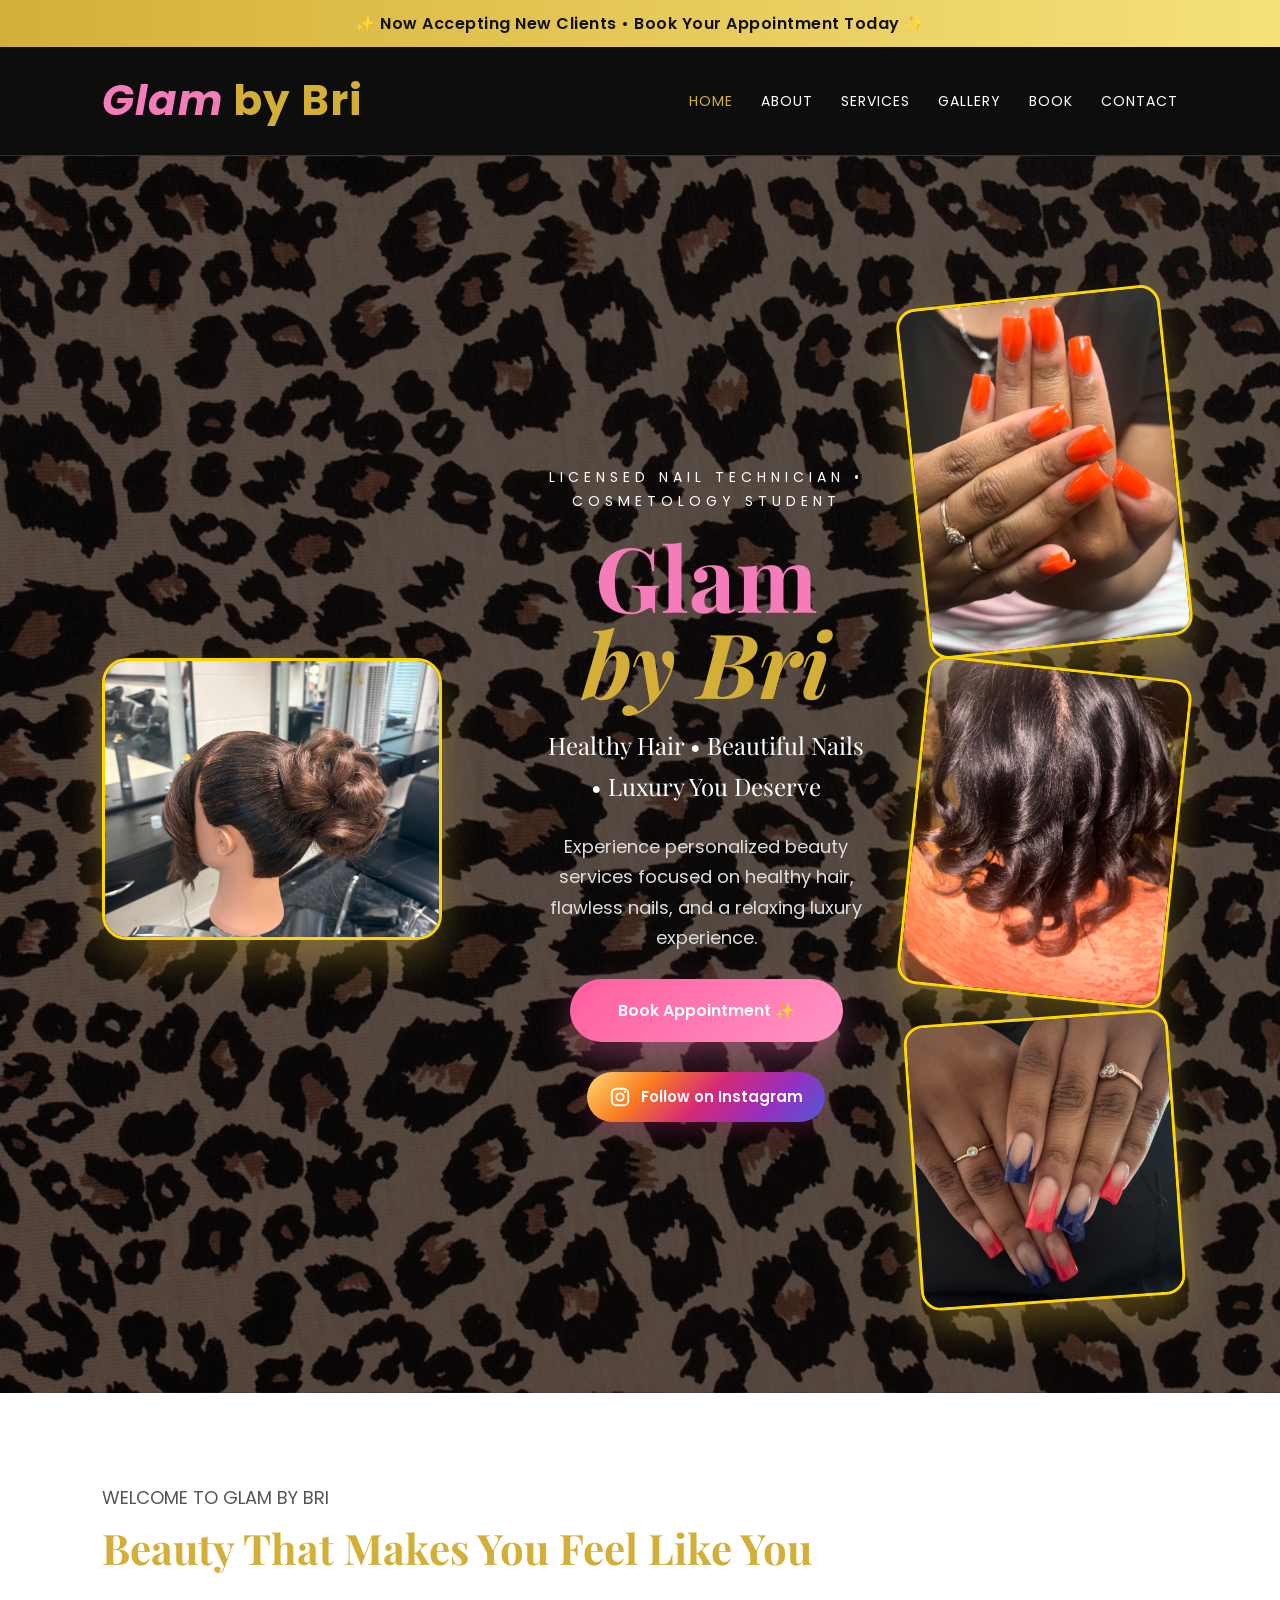
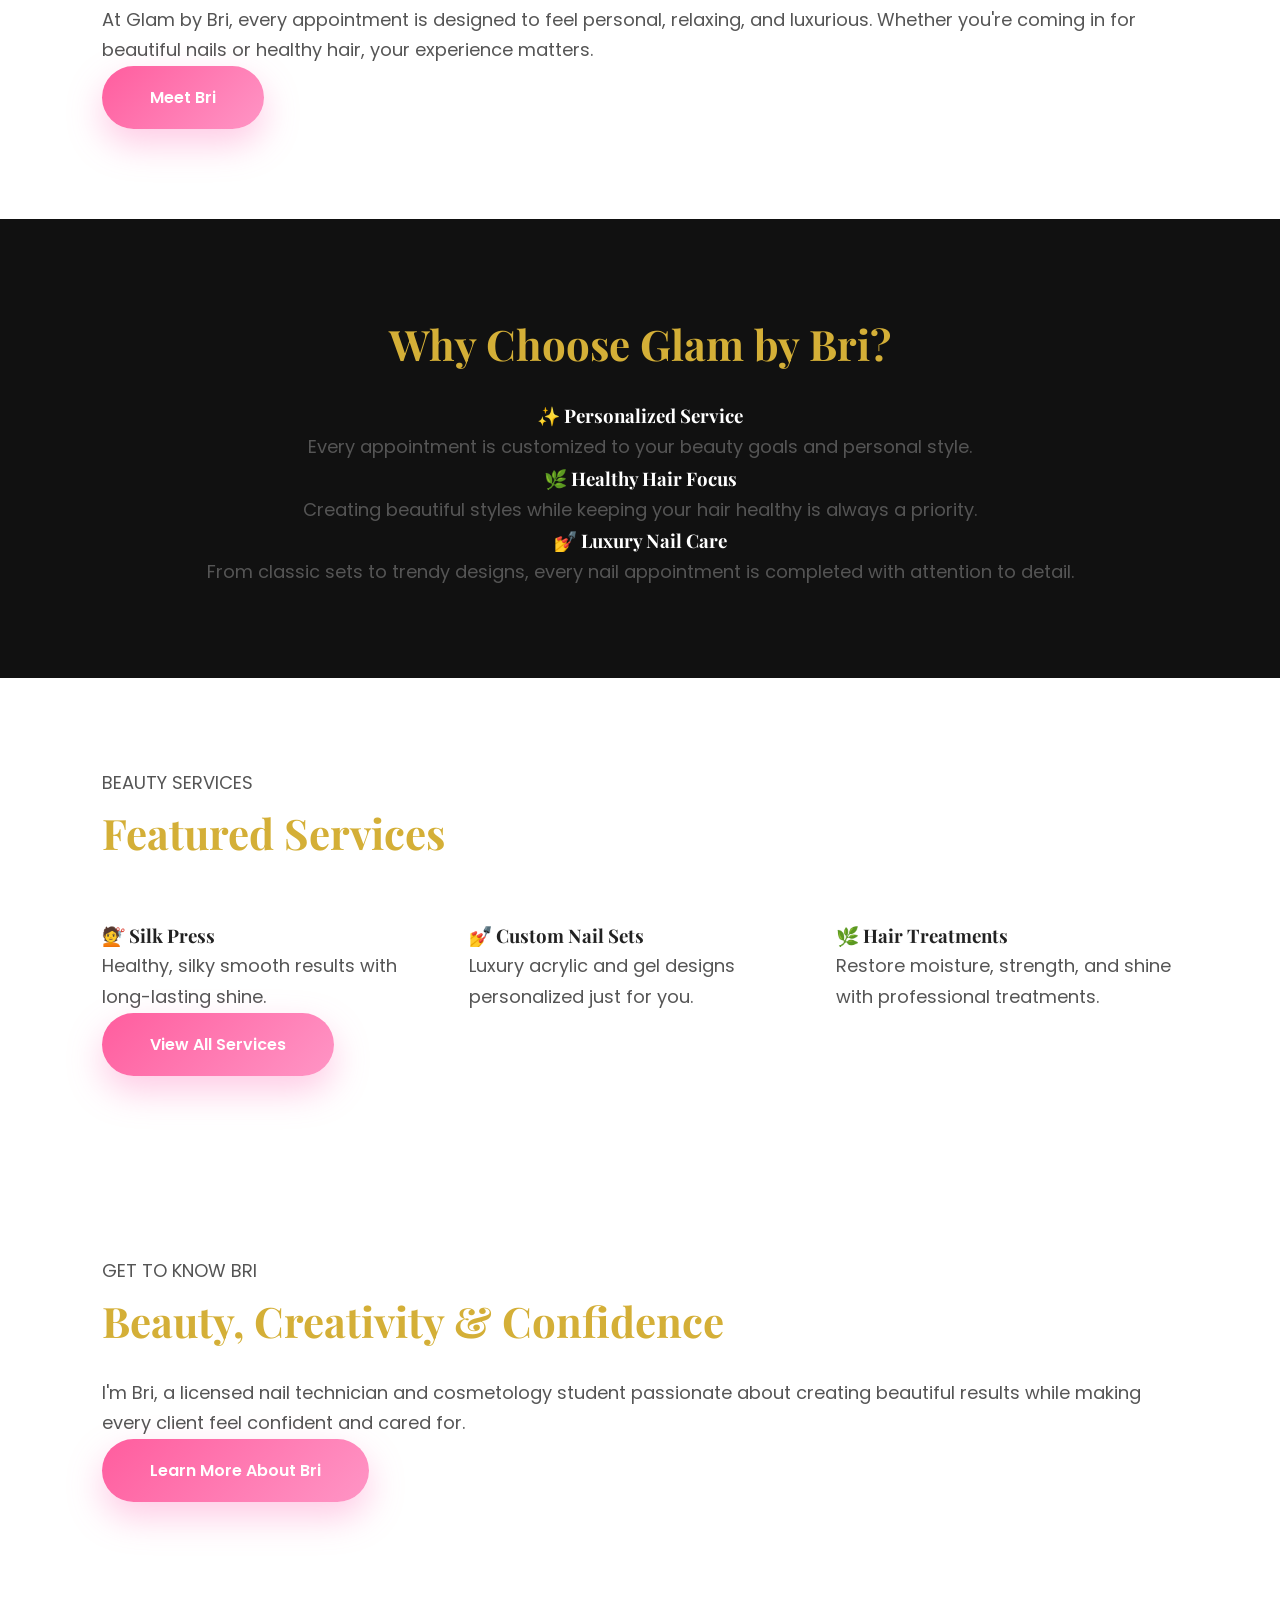
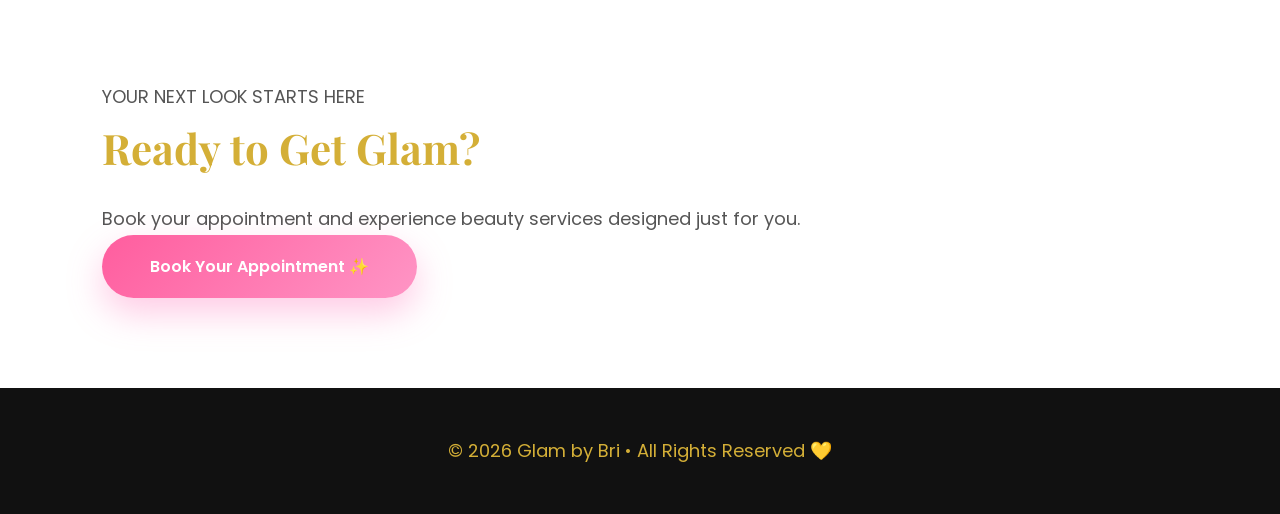
<file: index.html>
<!DOCTYPE html>
<html lang="en">
<head>
  <meta charset="UTF-8">
  <meta name="viewport" content="width=device-width, initial-scale=1.0">

  <title>Glam by Bri | Luxury Hair & Nail Services</title>

  <meta name="description"
    content="Luxury hair and nail services by Glam by Bri. Licensed Nail Technician and Cosmetology Student offering healthy hair, beautiful nails, and personalized beauty experiences.">

  <link rel="preconnect" href="https://fonts.googleapis.com">
  <link rel="preconnect" href="https://fonts.gstatic.com" crossorigin>

  <link
    href="https://fonts.googleapis.com/css2?family=Playfair+Display:wght@600;700&family=Poppins:wght@300;400;500;600&display=swap"
    rel="stylesheet">

  <link rel="stylesheet" href="style.css">
</head>

<body>

<!-- =========================
     ANNOUNCEMENT
========================= -->

<div class="announcement">
  ✨ Now Accepting New Clients • Book Your Appointment Today ✨
</div>


<!-- =========================
     NAVIGATION
========================= -->

<nav>

  <a href="index.html" class="logo">
    <span>Glam</span> by Bri
  </a>

  <div class="menu-toggle" id="menu-toggle">
    ☰
  </div>

  <ul id="nav-links">

    <li>
      <a class="active" href="index.html">Home</a>
    </li>

    <li>
      <a href="about.html">About</a>
    </li>

    <li>
      <a href="services.html">Services</a>
    </li>

    <li>
      <a href="gallery.html">Gallery</a>
    </li>

    <li>
      <a href="booking.html">Book</a>
    </li>

    <li>
      <a href="contact.html">Contact</a>
    </li>

  </ul>

</nav>


<!-- =========================
     HERO
========================= -->

<section class="hero">

  <!-- LEFT PHOTO -->

  <div class="hero-left">

    <img
      src="images/IMG_4601.jpeg"
      alt="Luxury hairstyle by Glam by Bri">

  </div>


  <!-- CENTER CONTENT -->

  <div class="hero-center">

    <p class="subtitle">
      LICENSED NAIL TECHNICIAN • COSMETOLOGY STUDENT
    </p>

    <h1>
      <span>Glam</span><br>
      <em>by Bri</em>
    </h1>

    <h3>
      Healthy Hair • Beautiful Nails • Luxury You Deserve
    </h3>

    <p class="hero-text">
      Experience personalized beauty services focused on
      healthy hair, flawless nails, and a relaxing luxury
      experience.
    </p>


    <!-- BOOK BUTTON -->

    <a href="booking.html" class="button">
      Book Appointment ✨
    </a>


    <!-- INSTAGRAM -->

    <div class="social-buttons">

      <a
        href="https://instagram.com/glambybriofficial"
        target="_blank"
        rel="noopener noreferrer"
        class="instagram-btn"
        aria-label="Follow Glam by Bri on Instagram">

        <svg
          class="instagram-icon"
          xmlns="http://www.w3.org/2000/svg"
          viewBox="0 0 24 24"
          aria-hidden="true">

          <rect
            x="3"
            y="3"
            width="18"
            height="18"
            rx="5"
            fill="none"
            stroke="currentColor"
            stroke-width="2"/>

          <circle
            cx="12"
            cy="12"
            r="4"
            fill="none"
            stroke="currentColor"
            stroke-width="2"/>

          <circle
            cx="17.5"
            cy="6.5"
            r="1.2"
            fill="currentColor"/>

        </svg>

        <span>Follow on Instagram</span>

      </a>

    </div>

  </div>


  <!-- RIGHT PHOTOS -->

  <div class="hero-right">

    <img
      src="images/orangenails.jpg"
      alt="Orange acrylic nail set by Glam by Bri">

    <img
      src="images/IMG_2004.jpeg"
      alt="Hair service by Glam by Bri">

    <img
      src="images/fourthjuly.jpg"
      alt="Patriotic nail design by Glam by Bri">

  </div>

</section>



<!-- =========================
     WELCOME SECTION
========================= -->

<section class="welcome">

  <p class="section-label">
    WELCOME TO GLAM BY BRI
  </p>

  <h2>
    Beauty That Makes You Feel Like You
  </h2>

  <p>
    At Glam by Bri, every appointment is designed to
    feel personal, relaxing, and luxurious. Whether you're
    coming in for beautiful nails or healthy hair,
    your experience matters.
  </p>

  <a href="about.html" class="button">
    Meet Bri
  </a>

</section>



<!-- =========================
     WHY CHOOSE
========================= -->

<section class="why-choose">

  <h2>
    Why Choose Glam by Bri?
  </h2>

  <div class="features">

    <div class="feature-card">

      <h3>
        ✨ Personalized Service
      </h3>

      <p>
        Every appointment is customized to your beauty
        goals and personal style.
      </p>

    </div>


    <div class="feature-card">

      <h3>
        🌿 Healthy Hair Focus
      </h3>

      <p>
        Creating beautiful styles while keeping your
        hair healthy is always a priority.
      </p>

    </div>


    <div class="feature-card">

      <h3>
        💅 Luxury Nail Care
      </h3>

      <p>
        From classic sets to trendy designs, every nail
        appointment is completed with attention to detail.
      </p>

    </div>

  </div>

</section>



<!-- =========================
     FEATURED SERVICES
========================= -->

<section class="featured-services">

  <p class="section-label">
    BEAUTY SERVICES
  </p>

  <h2>
    Featured Services
  </h2>

  <div class="service-grid">


    <div class="service-box">

      <h3>
        💇 Silk Press
      </h3>

      <p>
        Healthy, silky smooth results with
        long-lasting shine.
      </p>

    </div>


    <div class="service-box">

      <h3>
        💅 Custom Nail Sets
      </h3>

      <p>
        Luxury acrylic and gel designs
        personalized just for you.
      </p>

    </div>


    <div class="service-box">

      <h3>
        🌿 Hair Treatments
      </h3>

      <p>
        Restore moisture, strength, and shine
        with professional treatments.
      </p>

    </div>

  </div>


  <a href="services.html" class="button">
    View All Services
  </a>

</section>



<!-- =========================
     MINI ABOUT BRI
========================= -->

<section class="home-about">

  <div class="home-about-text">

    <p class="section-label">
      GET TO KNOW BRI
    </p>

    <h2>
      Beauty, Creativity & Confidence
    </h2>

    <p>
      I'm Bri, a licensed nail technician and
      cosmetology student passionate about creating
      beautiful results while making every client
      feel confident and cared for.
    </p>

    <a href="about.html" class="button">
      Learn More About Bri
    </a>

  </div>

</section>



<!-- =========================
     BOOKING CTA
========================= -->

<section class="cta">

  <p class="section-label">
    YOUR NEXT LOOK STARTS HERE
  </p>

  <h2>
    Ready to Get Glam?
  </h2>

  <p>
    Book your appointment and experience beauty
    services designed just for you.
  </p>

  <a href="booking.html" class="button">
    Book Your Appointment ✨
  </a>

</section>



<!-- =========================
     FOOTER
========================= -->

<footer>

  <p>
    © 2026 Glam by Bri • All Rights Reserved 💛
  </p>

</footer>


<script src="script.js"></script>

</body>
</html>
</file>
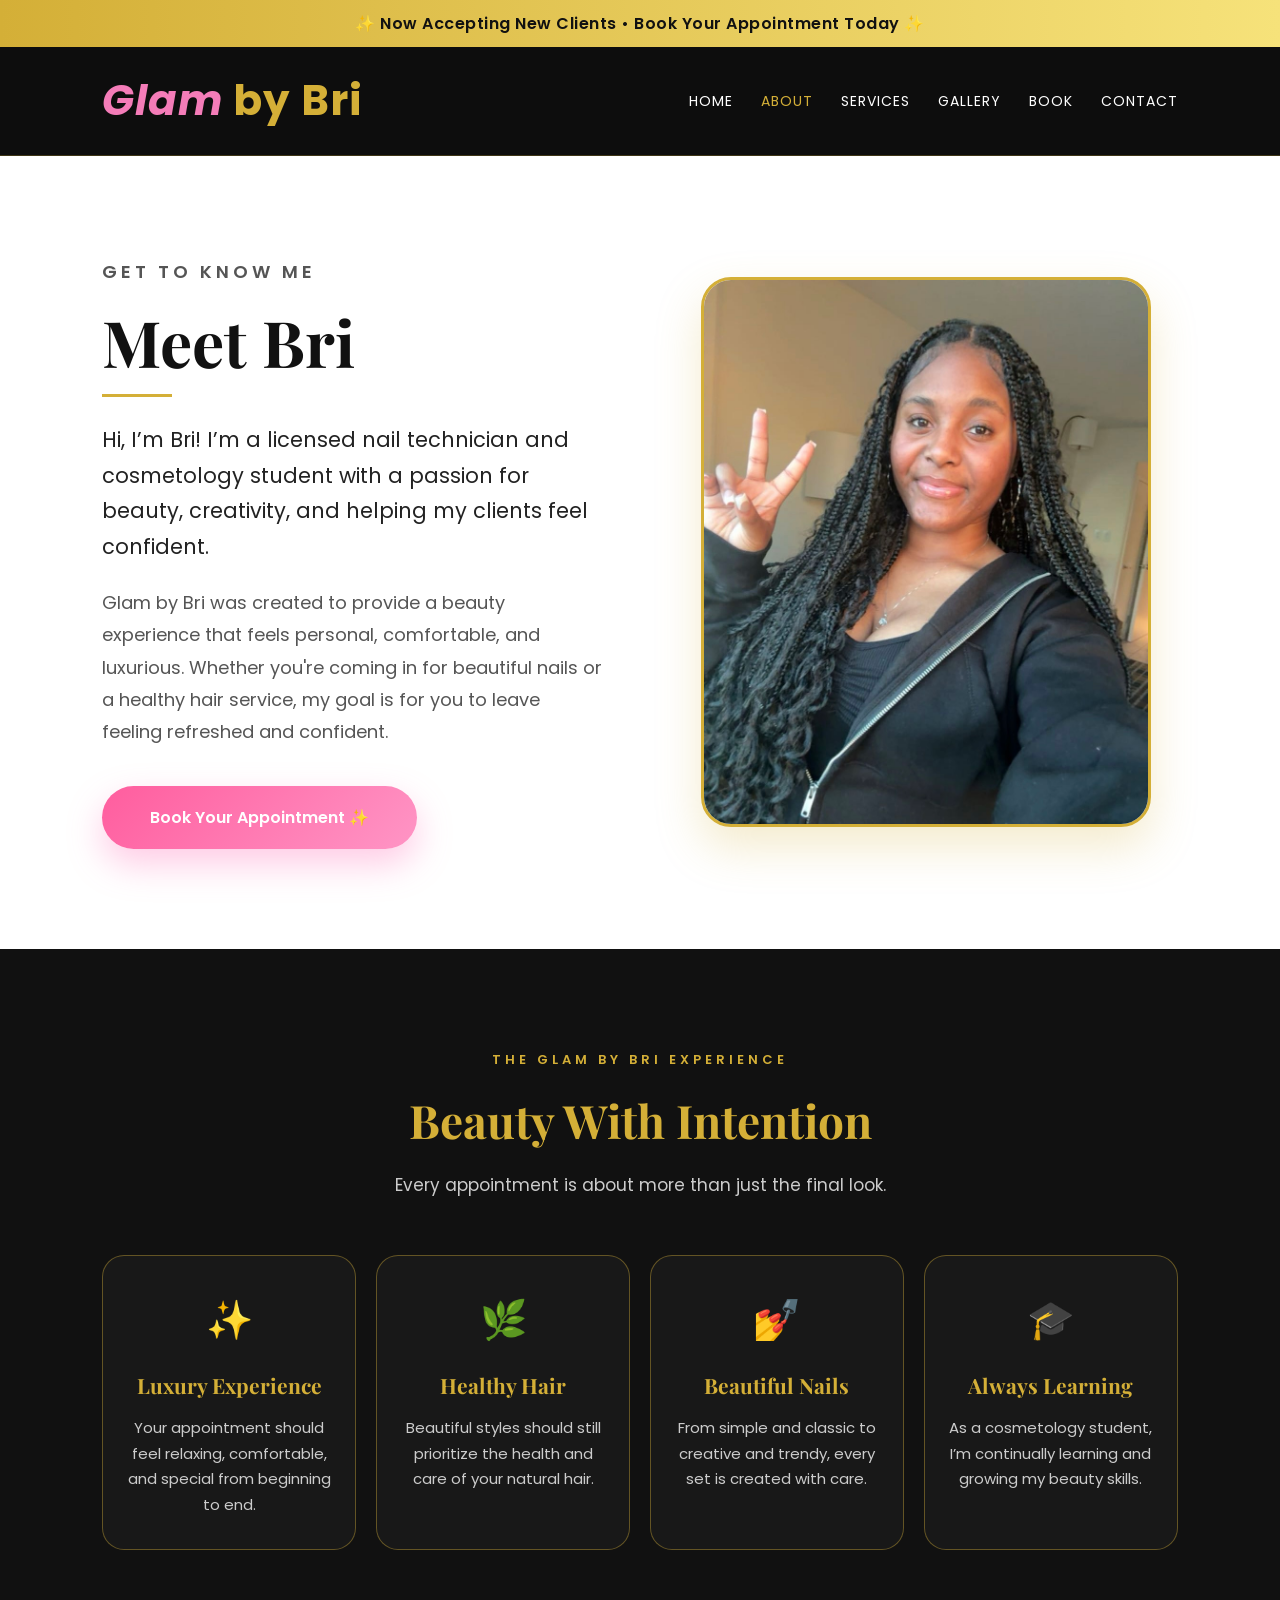
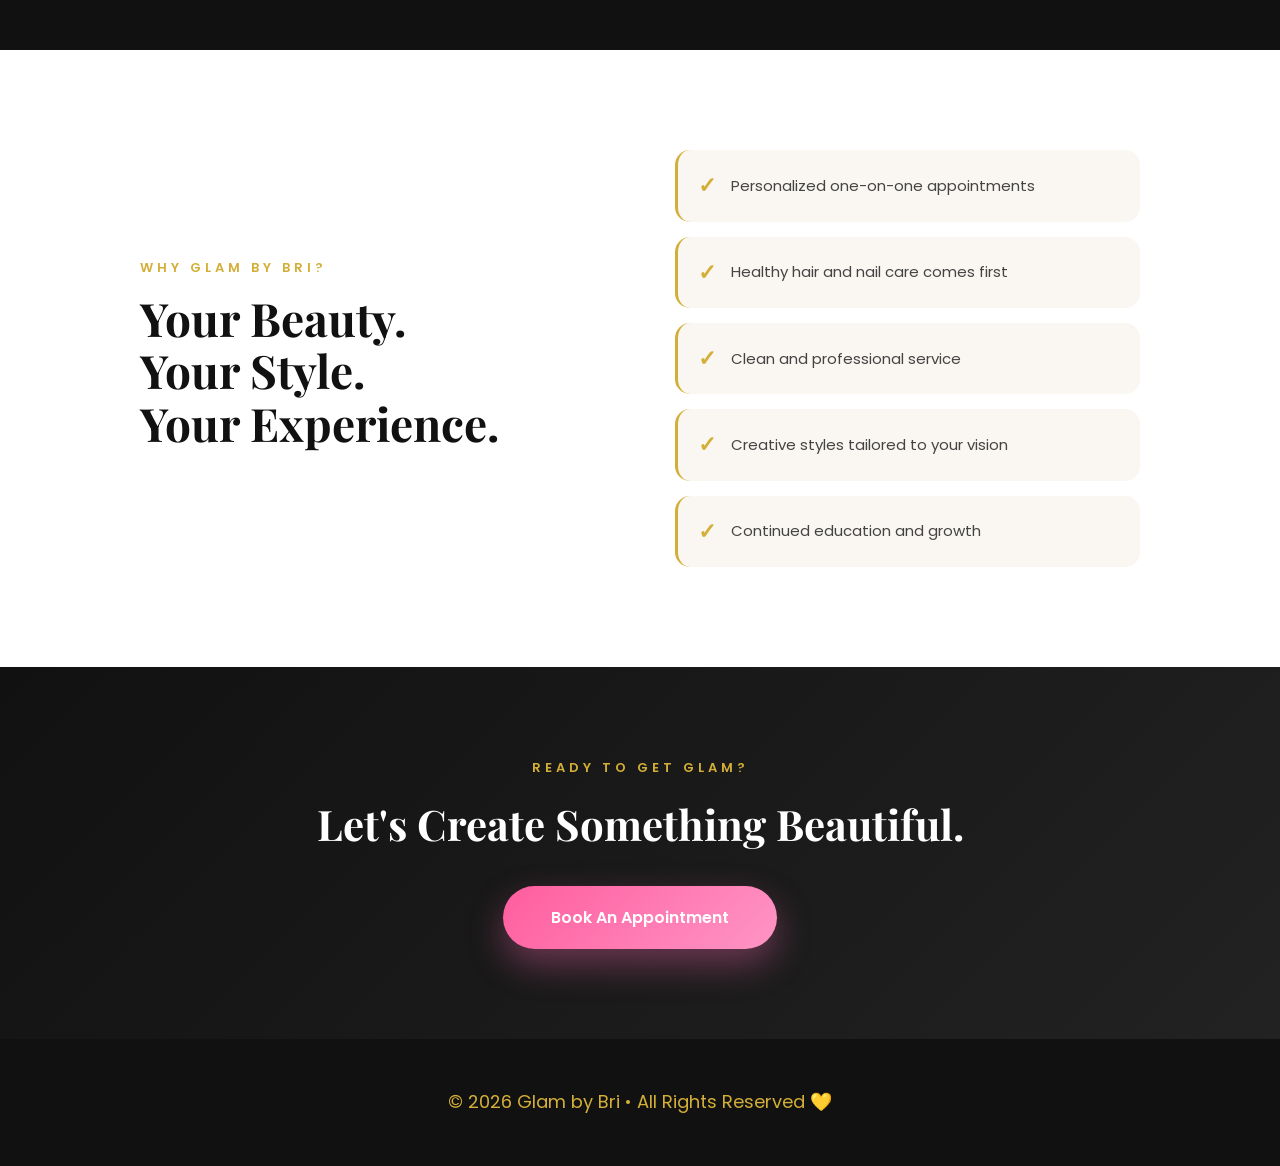
<file: about.html>
<!DOCTYPE html>
<html lang="en">

<head>

  <meta charset="UTF-8">

  <meta name="viewport"
        content="width=device-width, initial-scale=1.0">

  <title>About Bri | Glam by Bri</title>

  <meta name="description"
        content="Meet Bri, a licensed nail technician and cosmetology student dedicated to healthy hair, beautiful nails, and personalized beauty experiences.">

  <link rel="preconnect"
        href="https://fonts.googleapis.com">

  <link rel="preconnect"
        href="https://fonts.gstatic.com"
        crossorigin>

  <link href="https://fonts.googleapis.com/css2?family=Playfair+Display:wght@600;700&family=Poppins:wght@300;400;500;600&display=swap"
        rel="stylesheet">

  <link rel="stylesheet"
        href="style.css">

</head>


<body>


<!-- ANNOUNCEMENT -->

<div class="announcement">

  ✨ Now Accepting New Clients • Book Your Appointment Today ✨

</div>



<!-- NAVIGATION -->

<nav>

  <a href="index.html"
     class="logo">

    <span>Glam</span> by Bri

  </a>


  <div class="menu-toggle"
       id="menu-toggle">

    ☰

  </div>


  <ul id="nav-links">

    <li>
      <a href="index.html">
        Home
      </a>
    </li>

    <li>
      <a class="active"
         href="about.html">
        About
      </a>
    </li>

    <li>
      <a href="services.html">
        Services
      </a>
    </li>

    <li>
      <a href="gallery.html">
        Gallery
      </a>
    </li>

    <li>
      <a href="booking.html">
        Book
      </a>
    </li>

    <li>
      <a href="contact.html">
        Contact
      </a>
    </li>

  </ul>

</nav>



<!-- ABOUT HERO -->

<section class="about-page">


  <div class="about-intro">

    <p class="about-eyebrow">
      GET TO KNOW ME
    </p>

    <h1>
      Meet Bri
    </h1>

    <div class="about-line"></div>

    <p class="about-lead">

      Hi, I’m Bri! I’m a licensed nail technician
      and cosmetology student with a passion for
      beauty, creativity, and helping my clients
      feel confident.

    </p>

    <p>

      Glam by Bri was created to provide a beauty
      experience that feels personal, comfortable,
      and luxurious. Whether you're coming in for
      beautiful nails or a healthy hair service,
      my goal is for you to leave feeling refreshed
      and confident.

    </p>

    <a href="booking.html"
       class="button">

      Book Your Appointment ✨

    </a>

  </div>



  <!-- PHOTO -->

  <div class="about-image">

    <img
      src="images/about.jpg"
      alt="Bri, licensed nail technician and cosmetology student">

  </div>


</section>



<!-- WHAT I CARE ABOUT -->

<section class="about-values">

  <div class="about-section-heading">

    <p>
      THE GLAM BY BRI EXPERIENCE
    </p>

    <h2>
      Beauty With Intention
    </h2>

    <span>
      Every appointment is about more than just the final look.
    </span>

  </div>



  <div class="about-value-grid">


    <div class="about-value-card">

      <div class="value-icon">
        ✨
      </div>

      <h3>
        Luxury Experience
      </h3>

      <p>
        Your appointment should feel relaxing,
        comfortable, and special from beginning
        to end.
      </p>

    </div>



    <div class="about-value-card">

      <div class="value-icon">
        🌿
      </div>

      <h3>
        Healthy Hair
      </h3>

      <p>
        Beautiful styles should still prioritize
        the health and care of your natural hair.
      </p>

    </div>



    <div class="about-value-card">

      <div class="value-icon">
        💅
      </div>

      <h3>
        Beautiful Nails
      </h3>

      <p>
        From simple and classic to creative and
        trendy, every set is created with care.
      </p>

    </div>



    <div class="about-value-card">

      <div class="value-icon">
        🎓
      </div>

      <h3>
        Always Learning
      </h3>

      <p>
        As a cosmetology student, I’m continually
        learning and growing my beauty skills.
      </p>

    </div>


  </div>

</section>



<!-- WHY GLAM BY BRI -->

<section class="why-me">

  <div class="why-me-content">


    <div>

      <p class="about-eyebrow">
        WHY GLAM BY BRI?
      </p>

      <h2>
        Your Beauty.<br>
        Your Style.<br>
        Your Experience.
      </h2>

    </div>



    <div class="why-me-list">

      <div class="why-item">

        <span>✓</span>

        <p>
          Personalized one-on-one appointments
        </p>

      </div>


      <div class="why-item">

        <span>✓</span>

        <p>
          Healthy hair and nail care comes first
        </p>

      </div>


      <div class="why-item">

        <span>✓</span>

        <p>
          Clean and professional service
        </p>

      </div>


      <div class="why-item">

        <span>✓</span>

        <p>
          Creative styles tailored to your vision
        </p>

      </div>


      <div class="why-item">

        <span>✓</span>

        <p>
          Continued education and growth
        </p>

      </div>

    </div>

  </div>

</section>



<!-- FINAL CTA -->

<section class="about-cta">

  <p>
    READY TO GET GLAM?
  </p>

  <h2>
    Let's Create Something Beautiful.
  </h2>

  <a href="booking.html"
     class="button">

    Book An Appointment

  </a>

</section>



<!-- FOOTER -->

<footer>

  <p>
    © 2026 Glam by Bri • All Rights Reserved 💛
  </p>

</footer>



<script src="script.js"></script>

</body>

</html>
</file>
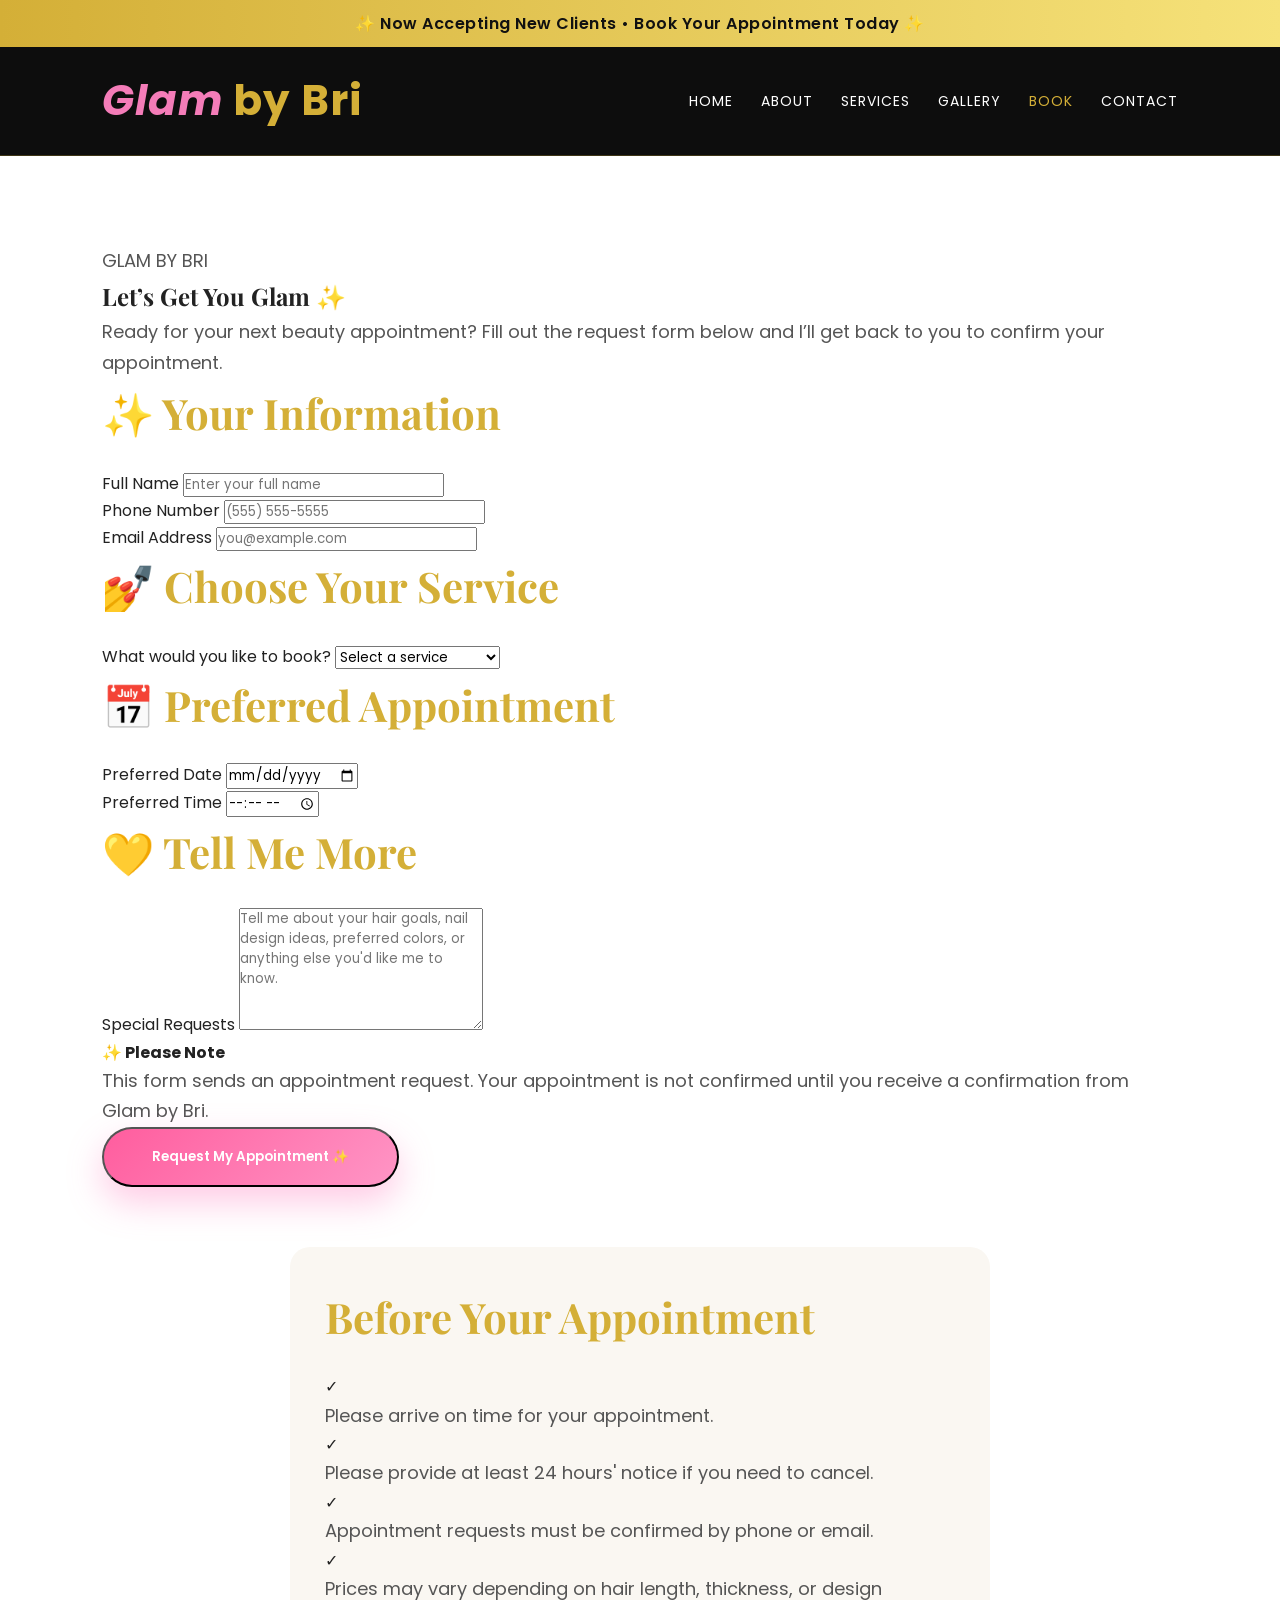
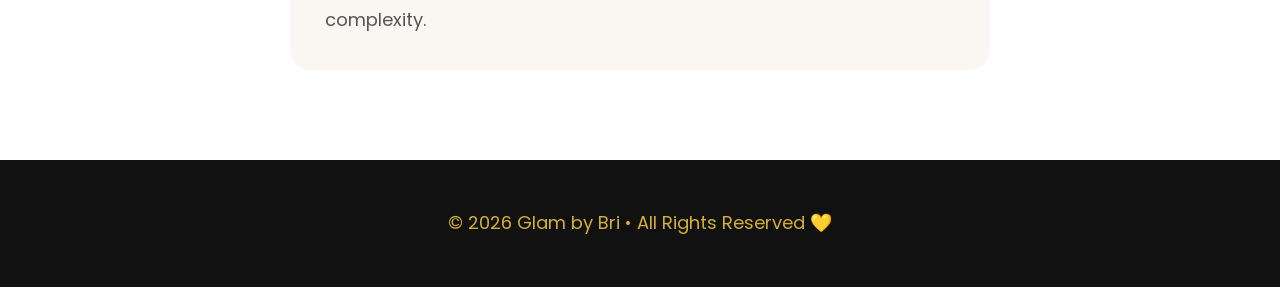
<file: booking.html>
<!DOCTYPE html>
<html lang="en">
<head>
  <meta charset="UTF-8">
  <meta name="viewport" content="width=device-width, initial-scale=1.0">

  <title>Book Appointment | Glam by Bri</title>

  <meta name="description"
        content="Book your next hair or nail appointment with Glam by Bri.">

  <link rel="preconnect" href="https://fonts.googleapis.com">
  <link rel="preconnect" href="https://fonts.gstatic.com" crossorigin>

  <link href="https://fonts.googleapis.com/css2?family=Playfair+Display:wght@600;700&family=Poppins:wght@300;400;500;600&display=swap"
        rel="stylesheet">

  <link rel="stylesheet" href="style.css">
</head>

<body>

<!-- ANNOUNCEMENT -->
<div class="announcement">
  ✨ Now Accepting New Clients • Book Your Appointment Today ✨
</div>


<!-- NAV -->
<nav>

  <a href="index.html" class="logo">
    <span>Glam</span> by Bri
  </a>

  <div class="menu-toggle" id="menu-toggle">
    ☰
  </div>

  <ul id="nav-links">

    <li>
      <a href="index.html">Home</a>
    </li>

    <li>
      <a href="about.html">About</a>
    </li>

    <li>
      <a href="services.html">Services</a>
    </li>

    <li>
      <a href="gallery.html">Gallery</a>
    </li>

    <li>
      <a class="active" href="booking.html">Book</a>
    </li>

    <li>
      <a href="contact.html">Contact</a>
    </li>

  </ul>

</nav>


<!-- BOOKING HEADER -->
<section class="booking-page">

  <div class="booking-intro">

    <p class="booking-eyebrow">
      GLAM BY BRI
    </p>

    <h1>
      Let’s Get You Glam ✨
    </h1>

    <p>
      Ready for your next beauty appointment?
      Fill out the request form below and I’ll get back to you
      to confirm your appointment.
    </p>

  </div>


  <!-- BOOKING CARD -->
  <div class="booking-card">

    <form action="https://formspree.io/f/xjgqovyw"
          method="POST">

      <!-- REDIRECT AFTER SUBMISSION -->
      <input
        type="hidden"
        name="_next"
        value="https://glambybri.github.io/GlambyBri-/thank-you.html">


      <!-- CONTACT INFORMATION -->
      <div class="form-section">

        <h2>✨ Your Information</h2>

        <div class="form-group">

          <label for="name">
            Full Name
          </label>

          <input
            id="name"
            type="text"
            name="name"
            placeholder="Enter your full name"
            required>

        </div>


        <div class="form-group">

          <label for="phone">
            Phone Number
          </label>

          <input
            id="phone"
            type="tel"
            name="phone"
            placeholder="(555) 555-5555"
            required>

        </div>


        <div class="form-group">

          <label for="email">
            Email Address
          </label>

          <input
            id="email"
            type="email"
            name="email"
            placeholder="you@example.com"
            required>

        </div>

      </div>


      <!-- SERVICE -->
      <div class="form-section">

        <h2>💅 Choose Your Service</h2>

        <div class="form-group">

          <label for="service">
            What would you like to book?
          </label>

          <select
            id="service"
            name="service"
            required>

            <option value="">
              Select a service
            </option>

            <optgroup label="Hair Services">

              <option>
                Silk Press
              </option>

              <option>
                Blowout
              </option>

              <option>
                Shampoo & Style
              </option>

              <option>
                Deep Conditioning
              </option>

              <option>
                Ponytail
              </option>

            </optgroup>


            <optgroup label="Nail Services">

              <option>
                Basic Manicure
              </option>

              <option>
                Gel Manicure
              </option>

              <option>
                Custom Nail Set
              </option>

            </optgroup>

          </select>

        </div>

      </div>


      <!-- DATE & TIME -->
      <div class="form-section">

        <h2>📅 Preferred Appointment</h2>

        <div class="date-time-grid">

          <div class="form-group">

            <label for="date">
              Preferred Date
            </label>

            <input
              id="date"
              type="date"
              name="date"
              required>

          </div>


          <div class="form-group">

            <label for="time">
              Preferred Time
            </label>

            <input
              id="time"
              type="time"
              name="time"
              required>

          </div>

        </div>

      </div>


      <!-- SPECIAL REQUESTS -->
      <div class="form-section">

        <h2>💛 Tell Me More</h2>

        <div class="form-group">

          <label for="message">
            Special Requests
          </label>

          <textarea
            id="message"
            name="message"
            rows="6"
            placeholder="Tell me about your hair goals, nail design ideas, preferred colors, or anything else you'd like me to know."></textarea>

        </div>

      </div>


      <!-- CONFIRMATION NOTICE -->
      <div class="booking-notice">

        <strong>
          ✨ Please Note
        </strong>

        <p>
          This form sends an appointment request.
          Your appointment is not confirmed until you receive
          a confirmation from Glam by Bri.
        </p>

      </div>


      <!-- SUBMIT -->
      <button
        type="submit"
        class="button booking-submit">

        Request My Appointment ✨

      </button>

    </form>

  </div>


  <!-- BEFORE APPOINTMENT -->
  <div class="booking-info">

    <h2>
      Before Your Appointment
    </h2>

    <div class="booking-rules">

      <div>
        <span>✓</span>
        <p>Please arrive on time for your appointment.</p>
      </div>

      <div>
        <span>✓</span>
        <p>Please provide at least 24 hours' notice if you need to cancel.</p>
      </div>

      <div>
        <span>✓</span>
        <p>Appointment requests must be confirmed by phone or email.</p>
      </div>

      <div>
        <span>✓</span>
        <p>Prices may vary depending on hair length, thickness, or design complexity.</p>
      </div>

    </div>

  </div>

</section>


<!-- FOOTER -->
<footer>

  <p>
    © 2026 Glam by Bri • All Rights Reserved 💛
  </p>

</footer>


<script src="script.js"></script>

</body>
</html>
</file>
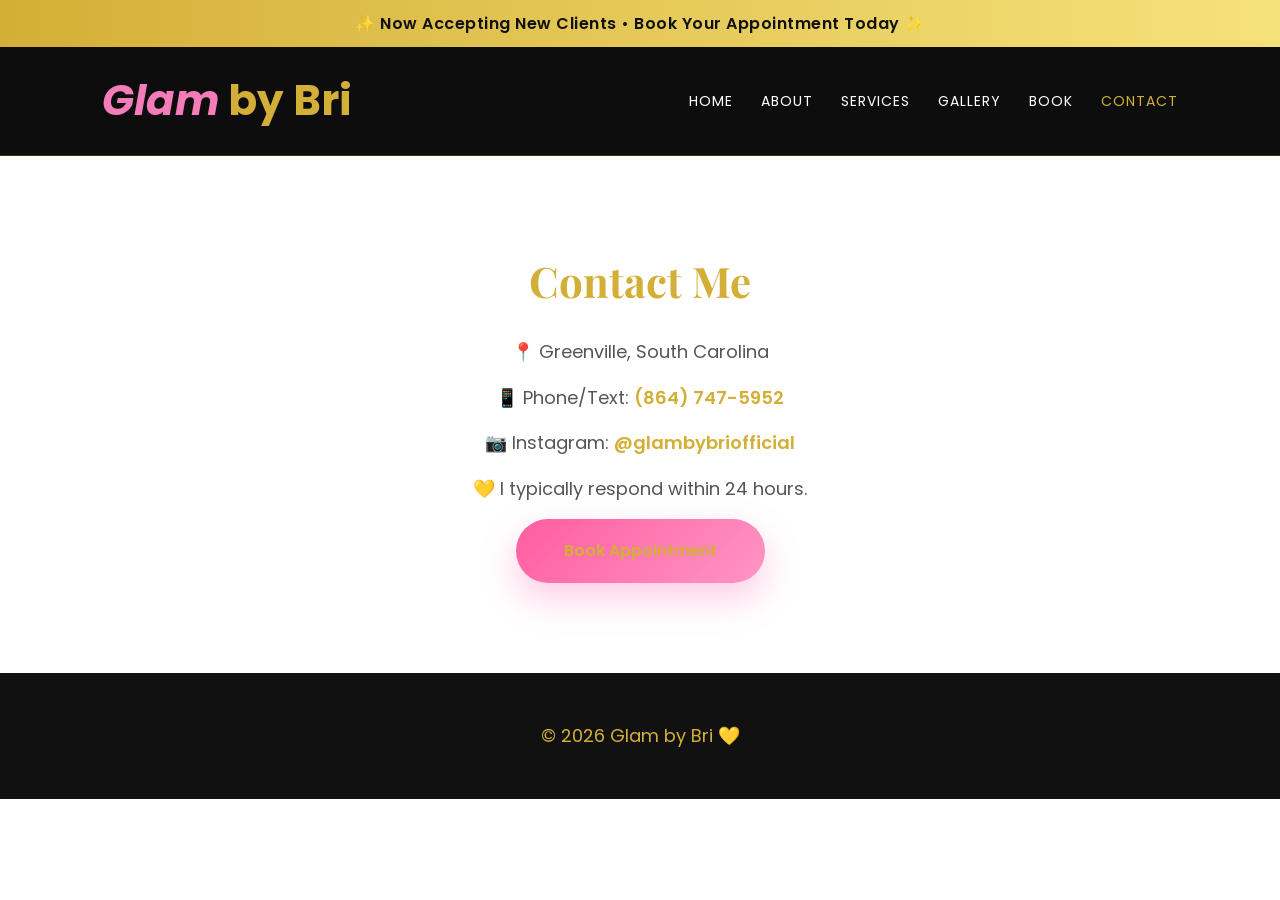
<file: contact.html>
<!DOCTYPE html>
<html lang="en">
<head>
  <meta charset="UTF-8">
  <meta name="viewport" content="width=device-width, initial-scale=1.0">
  <title>Contact | Glam by Bri</title>

  <link rel="preconnect" href="https://fonts.googleapis.com">
  <link rel="preconnect" href="https://fonts.gstatic.com" crossorigin>

  <link href="https://fonts.googleapis.com/css2?family=Playfair+Display:wght@600;700&family=Poppins:wght@300;400;500&display=swap" rel="stylesheet">

  <link rel="stylesheet" href="style.css">
</head>

<body>
<!-- ANNOUNCEMENT -->
<div class="announcement">
  ✨ Now Accepting New Clients • Book Your Appointment Today ✨
</div>
<!-- NAV -->
<!-- NAV -->
<nav>
  <div class="logo">
    <span>Glam</span> by Bri
  </div>

  <div class="menu-toggle" id="menu-toggle">
    ☰
  </div>

  <ul id="nav-links">
    <li><a href="index.html">Home</a></li>
    <li><a href="about.html">About</a></li>
    <li><a href="services.html">Services</a></li>
    <li><a href="gallery.html">Gallery</a></li>
    <li><a href="booking.html">Book</a></li>
    <li><a class="active" href="contact.html">Contact</a></li>
</ul>
</nav>

<!-- CONTACT SECTION -->
<section class="contact">

  <h2>Contact Me</h2>

  <p>📍 Greenville, South Carolina</p>

  <p>
    📱 Phone/Text:
    <a href="tel:8647475952">(864) 747-5952</a>
  </p>

  <p>
    📷 Instagram:
    <a href="https://instagram.com/glambybriofficial" target="_blank" rel="noopener">
      @glambybriofficial
    </a>
  </p>

  <p>
    💛 I typically respond within 24 hours.
  </p>

  <a href="booking.html" class="button">Book Appointment</a>

</section>

<!-- FOOTER -->
<footer>
  <p>© 2026 Glam by Bri 💛</p>
</footer>
<script src="script.js"></script>
</body>
</html>
</file>
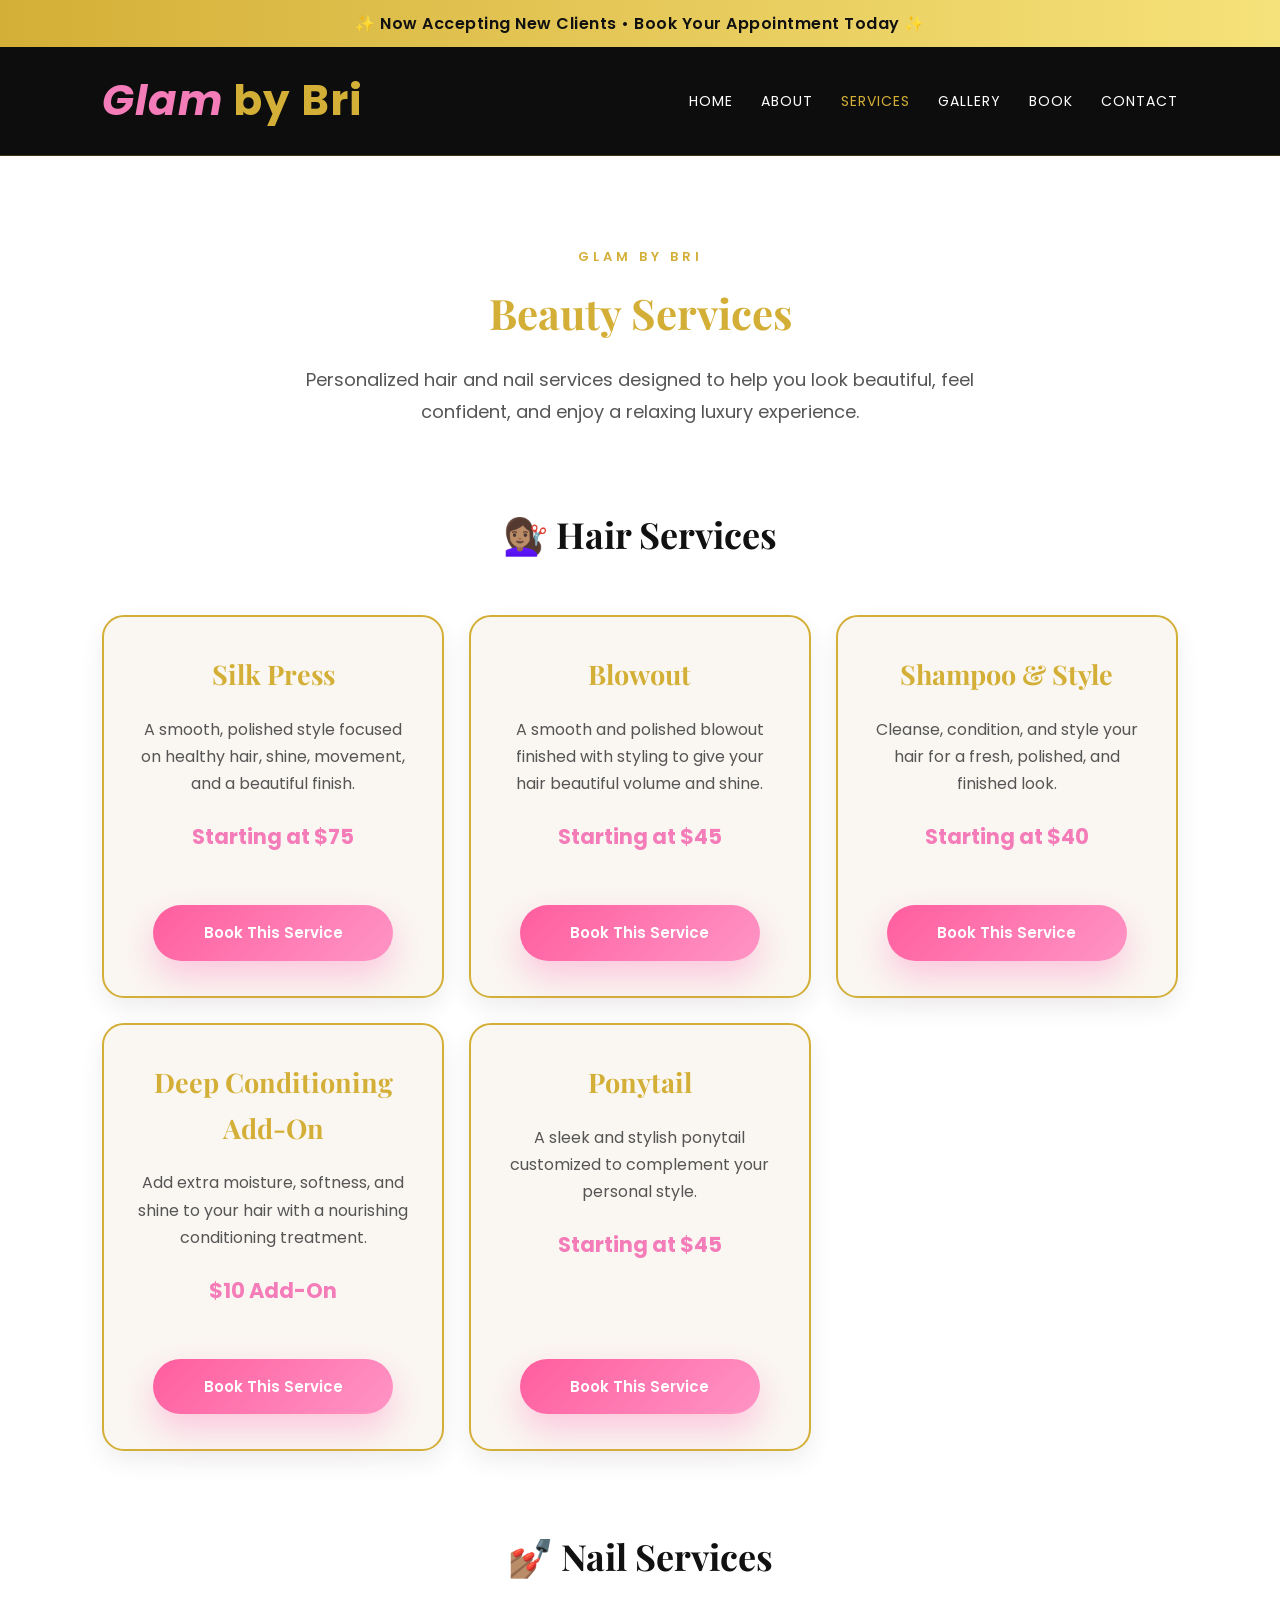
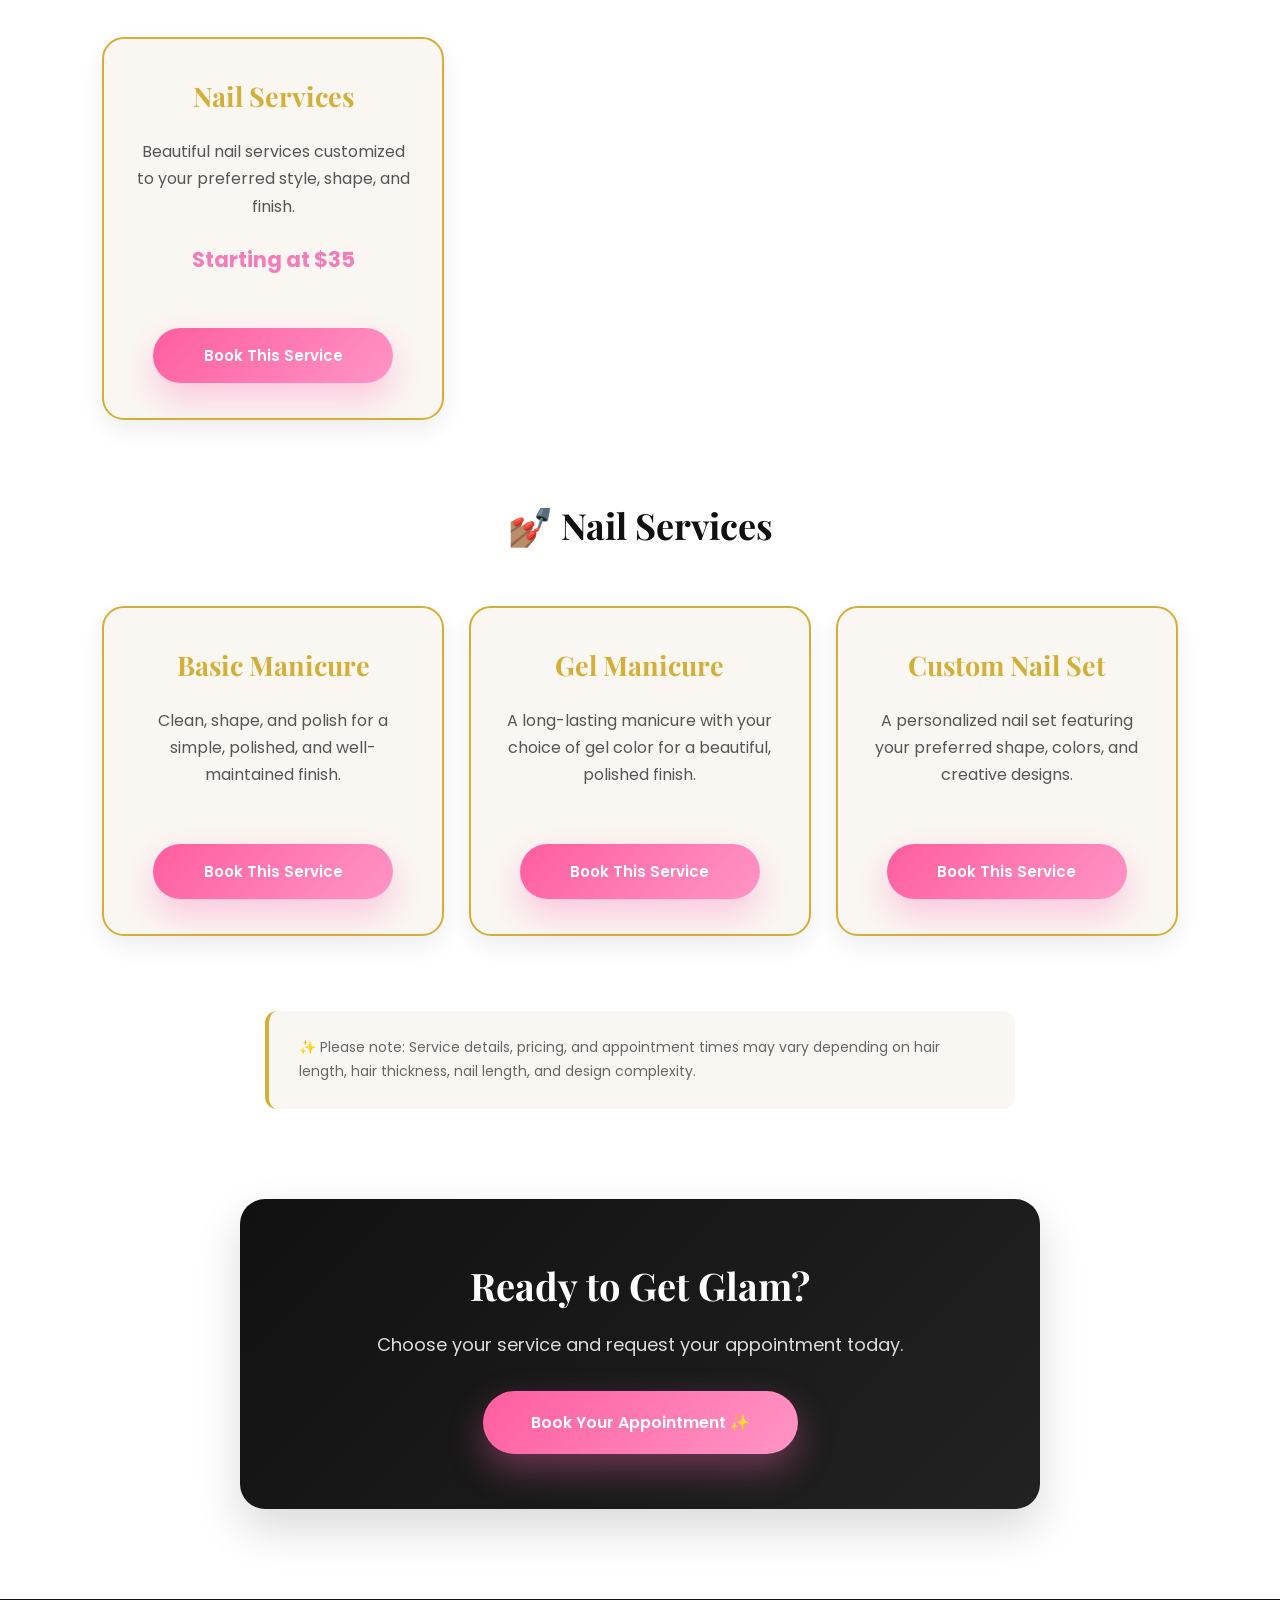
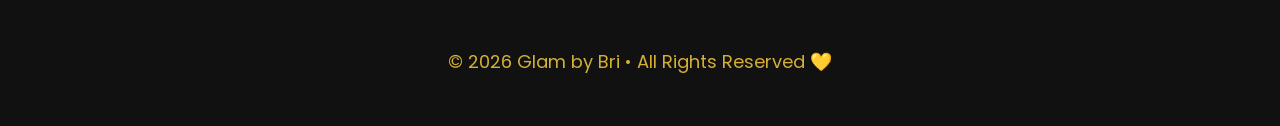
<file: services.html>
<!DOCTYPE html>
<html lang="en">
<head>
  <meta charset="UTF-8">
  <meta name="viewport" content="width=device-width, initial-scale=1.0">

  <title>Services | Glam by Bri</title>

  <meta name="description" content="Explore hair and nail services offered by Glam by Bri, including silk presses, blowouts, manicures, gel nails, custom nail sets, and more.">

  <link rel="preconnect" href="https://fonts.googleapis.com">
  <link rel="preconnect" href="https://fonts.gstatic.com" crossorigin>

  <link href="https://fonts.googleapis.com/css2?family=Playfair+Display:wght@600;700&family=Poppins:wght@300;400;500;600&display=swap" rel="stylesheet">

  <link rel="stylesheet" href="style.css">
</head>

<body>

<!-- ANNOUNCEMENT -->

<div class="announcement">
  ✨ Now Accepting New Clients • Book Your Appointment Today ✨
</div>


<!-- NAVIGATION -->

<nav>

  <a href="index.html" class="logo">
    <span>Glam</span> by Bri
  </a>

  <div class="menu-toggle" id="menu-toggle">
    ☰
  </div>

  <ul id="nav-links">

    <li>
      <a href="index.html">Home</a>
    </li>

    <li>
      <a href="about.html">About</a>
    </li>

    <li>
      <a class="active" href="services.html">Services</a>
    </li>

    <li>
      <a href="gallery.html">Gallery</a>
    </li>

    <li>
      <a href="booking.html">Book</a>
    </li>

    <li>
      <a href="contact.html">Contact</a>
    </li>

  </ul>

</nav>


<!-- SERVICES PAGE -->

<section class="services">

  <p class="services-eyebrow">
    GLAM BY BRI
  </p>

  <h2>Beauty Services</h2>

  <p class="services-intro">
    Personalized hair and nail services designed to help you
    look beautiful, feel confident, and enjoy a relaxing
    luxury experience.
  </p>


  <!-- HAIR SERVICES -->

<div class="service-section">

  <h3 class="service-category">
    💇🏽‍♀️ Hair Services
  </h3>

  <div class="service-grid">


    <!-- SILK PRESS -->

    <div class="card">

      <div>

        <h3>Silk Press</h3>

        <p>
          A smooth, polished style focused on healthy hair,
          shine, movement, and a beautiful finish.
        </p>

        <div class="price">
          Starting at $75
        </div>

      </div>

      <a href="booking.html" class="button">
        Book This Service
      </a>

    </div>


    <!-- BLOWOUT -->

    <div class="card">

      <div>

        <h3>Blowout</h3>

        <p>
          A smooth and polished blowout finished with
          styling to give your hair beautiful volume and shine.
        </p>

        <div class="price">
          Starting at $45
        </div>

      </div>

      <a href="booking.html" class="button">
        Book This Service
      </a>

    </div>


    <!-- SHAMPOO & STYLE -->

    <div class="card">

      <div>

        <h3>Shampoo & Style</h3>

        <p>
          Cleanse, condition, and style your hair for a
          fresh, polished, and finished look.
        </p>

        <div class="price">
          Starting at $40
        </div>

      </div>

      <a href="booking.html" class="button">
        Book This Service
      </a>

    </div>


    <!-- DEEP CONDITIONING -->

    <div class="card">

      <div>

        <h3>Deep Conditioning Add-On</h3>

        <p>
          Add extra moisture, softness, and shine to your
          hair with a nourishing conditioning treatment.
        </p>

        <div class="price">
          $10 Add-On
        </div>

      </div>

      <a href="booking.html" class="button">
        Book This Service
      </a>

    </div>


    <!-- PONYTAIL -->

    <div class="card">

      <div>

        <h3>Ponytail</h3>

        <p>
          A sleek and stylish ponytail customized to
          complement your personal style.
        </p>

        <div class="price">
          Starting at $45
        </div>

      </div>

      <a href="booking.html" class="button">
        Book This Service
      </a>

    </div>

  </div>

</div>


<!-- NAIL SERVICES -->

<div class="service-section">

  <h3 class="service-category">
    💅🏽 Nail Services
  </h3>

  <div class="service-grid">


    <!-- NAIL SERVICES -->

    <div class="card">

      <div>

        <h3>Nail Services</h3>

        <p>
          Beautiful nail services customized to your
          preferred style, shape, and finish.
        </p>

        <div class="price">
          Starting at $35
        </div>

      </div>

      <a href="booking.html" class="button">
        Book This Service
      </a>

    </div>

  </div>

</div>


  <!-- NAIL SERVICES -->

  <div class="service-section">

    <h3 class="service-category">
      💅🏽 Nail Services
    </h3>

    <div class="service-grid">


      <!-- BASIC MANICURE -->

      <div class="card">

        <div>

          <h3>Basic Manicure</h3>

          <p>
            Clean, shape, and polish for a simple,
            polished, and well-maintained finish.
          </p>

        </div>

        <a href="booking.html" class="button">
          Book This Service
        </a>

      </div>


      <!-- GEL MANICURE -->

      <div class="card">

        <div>

          <h3>Gel Manicure</h3>

          <p>
            A long-lasting manicure with your choice
            of gel color for a beautiful, polished finish.
          </p>

        </div>

        <a href="booking.html" class="button">
          Book This Service
        </a>

      </div>


      <!-- CUSTOM NAIL SET -->

      <div class="card">

        <div>

          <h3>Custom Nail Set</h3>

          <p>
            A personalized nail set featuring your
            preferred shape, colors, and creative designs.
          </p>

        </div>

        <a href="booking.html" class="button">
          Book This Service
        </a>

      </div>

    </div>

  </div>


  <!-- SERVICE NOTE -->

  <div class="service-note">

    <p>
      ✨ Please note: Service details, pricing, and appointment
      times may vary depending on hair length, hair thickness,
      nail length, and design complexity.
    </p>

  </div>


  <!-- FINAL CTA -->

  <div class="services-cta">

    <h3>Ready to Get Glam?</h3>

    <p>
      Choose your service and request your appointment today.
    </p>

    <a href="booking.html" class="button">
      Book Your Appointment ✨
    </a>

  </div>

</section>


<!-- FOOTER -->

<footer>

  <p>
    © 2026 Glam by Bri • All Rights Reserved 💛
  </p>

</footer>


<script src="script.js"></script>

</body>
</html>
</file>
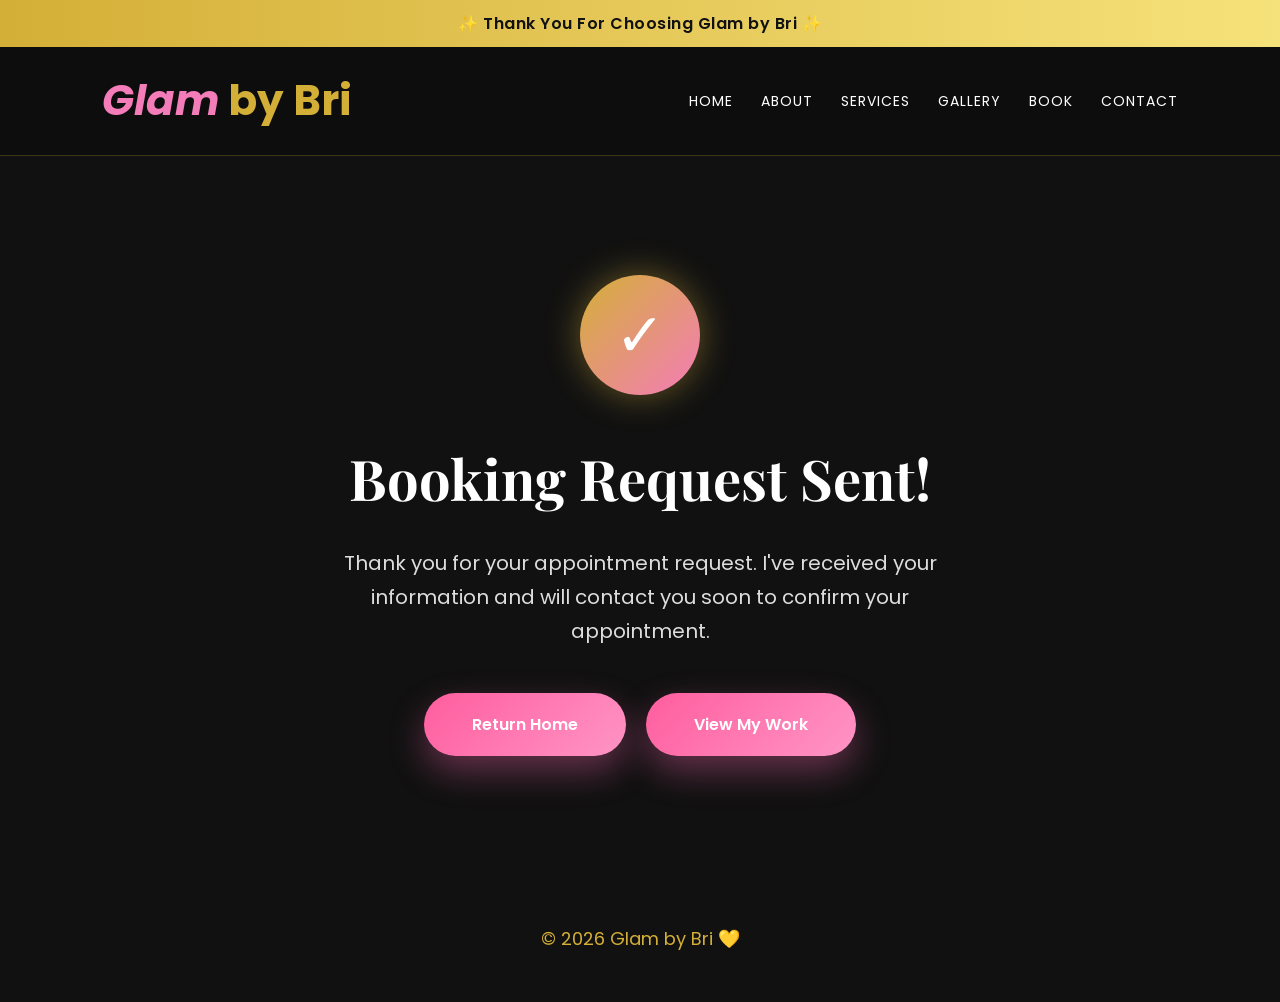
<file: thank-you.html>
<!DOCTYPE html>
<html lang="en">
<head>
<meta charset="UTF-8">
<meta name="viewport" content="width=device-width, initial-scale=1.0">

<title>Thank You | Glam by Bri</title>

<link rel="preconnect" href="https://fonts.googleapis.com">
<link rel="preconnect" href="https://fonts.gstatic.com" crossorigin>

<link href="https://fonts.googleapis.com/css2?family=Playfair+Display:wght@600;700&family=Poppins:wght@300;400;500&display=swap" rel="stylesheet">

<link rel="stylesheet" href="style.css">
</head>

<body>

<div class="announcement">
✨ Thank You For Choosing Glam by Bri ✨
</div>

<nav>

<div class="logo">
<span>Glam</span> by Bri
</div>

<ul>

<li><a href="index.html">Home</a></li>

<li><a href="about.html">About</a></li>

<li><a href="services.html">Services</a></li>

<li><a href="gallery.html">Gallery</a></li>

<li><a href="booking.html">Book</a></li>

<li><a href="contact.html">Contact</a></li>

</ul>

</nav>

<section class="thank-you">

<div class="checkmark">

✓

</div>

<h1>Booking Request Sent!</h1>

<p>

Thank you for your appointment request.

I've received your information and will contact you soon to confirm your appointment.

</p>

<div class="thank-buttons">

<a href="index.html" class="button">
Return Home
</a>

<a href="gallery.html" class="button">
View My Work
</a>

</div>

</section>

<footer>

<p>© 2026 Glam by Bri 💛</p>

</footer>

<script src="script.js"></script>

</body>
</html>
</file>
<file: style.css>
/* ==========================================
   GLAM BY BRI
   Luxury Salon Website
   Part 1/3
========================================== */

/* RESET */

*{
    margin:0;
    padding:0;
    box-sizing:border-box;
}

html{
    scroll-behavior:smooth;
}

body{
    font-family:'Poppins',sans-serif;
    background:#fff;
    color:#222;
    overflow-x:hidden;
    line-height:1.7;
}

img{
    max-width:100%;
    height:auto;
    display:block;
}

section{
    padding:90px 8%;
}

h1,h2,h3{
    font-family:'Playfair Display',serif;
}

h2{
    font-size:42px;
    color:#D4AF37;
    margin-bottom:20px;
}

p{
    color:#555;
    font-size:18px;
}

/* ==========================================
ANNOUNCEMENT BAR
========================================== */

.announcement{
    background:linear-gradient(90deg,#D4AF37,#F6E27A);
    color:#111;
    text-align:center;
    padding:10px;
    font-weight:600;
    letter-spacing:.5px;
}

/* ==========================================
NAVIGATION
========================================== */

nav{
    position:sticky;
    top:0;
    z-index:1000;

    display:flex;
    justify-content:space-between;
    align-items:center;

    padding:18px 8%;

    background:rgba(0,0,0,.95);
    backdrop-filter:blur(12px);

    border-bottom:1px solid rgba(212,175,55,.25);
}

.logo{
    font-size:42px;
    font-weight:700;
    color:#D4AF37;
}

.logo span{
    color:#F47CB8;
    font-style:italic;
}

nav ul{
    list-style:none;
    display:flex;
    gap:28px;
}

nav a{
    color:white;
    text-decoration:none;
    font-size:14px;
    text-transform:uppercase;
    letter-spacing:1px;
    transition:.3s;
}

nav a:hover,
nav a.active{
    color:#D4AF37;
}

.menu-toggle{
    display:none;
    color:#D4AF37;
    font-size:32px;
    cursor:pointer;
}

/* ==========================================
BUTTONS
========================================== */

.button{
    display:inline-block;
    padding:18px 48px;
    border-radius:50px;
    text-decoration:none;
    color:white;
    font-weight:600;
    background:linear-gradient(135deg,#ff5d9e,#ff95c5);
    transition:.35s;
    box-shadow:0 15px 35px rgba(255,105,180,.35);
}

.button:hover{

transform:translateY(-6px) scale(1.05);

background:linear-gradient(135deg,#ff78b3,#D4AF37);

box-shadow:
0 0 40px rgba(255,105,180,.5),
0 0 30px rgba(212,175,55,.35);

}

/* ==========================================
HERO
========================================== */

.hero{

    display:grid;

    grid-template-columns:1.2fr 1fr .8fr;

    align-items:center;

    gap:40px;

    padding:140px 8% 90px;

    min-height:90vh;

    background:
    linear-gradient(rgba(0,0,0,.65),rgba(0,0,0,.65)),
    url("images/cheetah.jpg");

    background-size:cover;

    background-position:center;

}

.hero-left img{

    max-width:340px;

    border-radius:25px;

    border:3px solid gold;

    box-shadow:0 20px 40px rgba(212,175,55,.35);

}

.hero-center{

    text-align:center;

}

.subtitle{

    color:white;

    letter-spacing:5px;

    font-size:14px;

    margin-bottom:20px;

}

.hero h1{

    font-size:90px;

    line-height:.95;

    color:white;

}

.hero h1 span{

    color:#F47CB8;

}

.hero h1 em{

    color:#D4AF37;

    font-style:italic;

}

.hero h3{

    color:white;

    font-weight:300;

    font-size:24px;

    margin:20px 0;

}

.hero-text{

    max-width:430px;

    margin:25px auto;

    color:#ddd;

}

.hero-right{

    display:flex;

    flex-direction:column;

    gap:20px;

}

.hero-right img{

    border-radius:20px;

    border:3px solid gold;

    box-shadow:0 20px 35px rgba(212,175,55,.35);

}

.hero-right img:nth-child(1){

    transform:rotate(-6deg);

}

.hero-right img:nth-child(2){

    transform:rotate(6deg);

}

.hero-right img:nth-child(3){

    transform:rotate(-4deg);

}

/* ==========================================
WHY CHOOSE ME
========================================== */

.why-choose{

    background:#111;

    color:white;

    text-align:center;

}

.why-subtitle{

    color:#ddd;

    margin-bottom:50px;

}

.why-grid{

    display:grid;

    grid-template-columns:repeat(auto-fit,minmax(250px,1fr));

    gap:30px;

}

.why-card{

    background:#1a1a1a;

    border:2px solid rgba(212,175,55,.25);

    border-radius:20px;

    padding:35px;

    transition:.35s;

}

.why-card:hover{

    transform:translateY(-10px);

    border-color:#D4AF37;

    box-shadow:0 0 30px rgba(212,175,55,.3);

}

.icon{

    font-size:42px;

    margin-bottom:20px;

}

.why-card h3{

    color:#D4AF37;

    margin-bottom:12px;

}

.why-card p{

    color:#ddd;

    font-size:16px;

}
/* ==========================================
ABOUT
========================================== */

.about{
    display:grid;
    grid-template-columns:1.1fr .9fr;
    align-items:center;
    gap:70px;
    background:#fff;
}

.about-text{
    text-align:left;
}

.about p{
    margin:20px 0;
}

.about-highlights{
    display:grid;
    grid-template-columns:repeat(2,1fr);
    gap:20px;
    margin-top:35px;
}

.about-highlights div{
    background:#faf7f2;
    border:2px solid #D4AF37;
    border-radius:18px;
    padding:22px;
    text-align:center;
    transition:.3s;
    font-weight:600;
}

.about-highlights div:hover{
    background:#111;
    color:white;
    transform:translateY(-8px);
}

.about-photo{
    display:flex;
    justify-content:center;
}

.about-photo img{
    max-width:460px;
    border-radius:25px;
    border:3px solid #D4AF37;
    box-shadow:0 20px 40px rgba(212,175,55,.30);
    animation:float 6s ease-in-out infinite;
}

/* ==========================================
SERVICES
========================================== */

.services{
    background:white;
    text-align:center;
}

.service-grid{
    display:grid;
    grid-template-columns:repeat(auto-fit,minmax(280px,1fr));
    gap:30px;
    margin-top:50px;
}

.card{
    background:white;
    border:2px solid #D4AF37;
    border-radius:22px;
    padding:35px;
    display:flex;
    flex-direction:column;
    justify-content:space-between;
    min-height:320px;
    transition:.35s;
    box-shadow:0 10px 25px rgba(0,0,0,.08);
}

.card:hover{
    transform:translateY(-10px);
    border-color:#F47CB8;
    box-shadow:0 18px 40px rgba(212,175,55,.25);
}

.card h3{
    color:#D4AF37;
    margin-bottom:15px;
    font-size:26px;
}

.card p{
    margin-bottom:25px;
}

.card .price{
    color:#F47CB8;
    font-weight:700;
    font-size:20px;
    margin-bottom:20px;
}

.card .button{
    width:100%;
    max-width:240px;
    margin:auto auto 0;
    text-align:center;
}

/* ==========================================
GALLERY
========================================== */

.gallery{
    background:#faf7f2;
    text-align:center;
}

.gallery-text{
    max-width:700px;
    margin:0 auto 50px;
    color:#666;
}

.gallery-layout{
    display:grid;
    grid-template-columns:2fr 1fr;
    gap:20px;
}

.gallery-feature img{
    width:100%;
    height:520px;
    object-fit:cover;
    border-radius:22px;
    border:3px solid #D4AF37;
    transition:.35s;
}

.gallery-right{
    display:grid;
    grid-template-columns:1fr 1fr;
    gap:20px;
}

.gallery-item img{
    width:100%;
    height:250px;
    object-fit:cover;
    border-radius:20px;
    border:3px solid #D4AF37;
    transition:.35s;
}

.gallery img:hover{
    transform:scale(1.03);
    box-shadow:0 15px 35px rgba(212,175,55,.30);
}

/* ==========================================
BOOKING
========================================== */

.booking{
    background:#111;
    color:white;
    text-align:center;
}

.booking h2{
    color:#D4AF37;
}

.booking p{
    color:#ddd;
    max-width:650px;
    margin:20px auto 40px;
}

.booking form{
    max-width:700px;
    margin:auto;
    display:flex;
    flex-direction:column;
    gap:18px;
}

.booking label{
    color:#D4AF37;
    text-align:left;
    font-weight:600;
}

.booking input,
.booking select,
.booking textarea{
    width:100%;
    padding:18px;
    border-radius:14px;
    border:2px solid #D4AF37;
    background:#000;
    color:white;
    font-size:16px;
    font-family:Poppins,sans-serif;
}

.booking input::placeholder,
.booking textarea::placeholder{
    color:#999;
}

.booking input:focus,
.booking select:focus,
.booking textarea:focus{
    outline:none;
    border-color:#F47CB8;
    box-shadow:0 0 15px rgba(244,124,184,.35);
}

.booking textarea{
    min-height:170px;
    resize:vertical;
}

.booking button{
    border:none;
    cursor:pointer;
    width:100%;
}

.steps{
    display:flex;
    justify-content:center;
    gap:30px;
    flex-wrap:wrap;
    margin-top:60px;
}

.steps div{
    background:white;
    color:#222;
    width:230px;
    padding:30px;
    border-radius:20px;
    box-shadow:0 12px 25px rgba(0,0,0,.12);
}

.steps span{
    font-size:38px;
    display:block;
    margin-bottom:15px;
}

.booking-info{
    max-width:700px;
    margin:60px auto 0;
    background:#faf7f2;
    color:#222;
    padding:35px;
    border-radius:20px;
    text-align:left;
}

.booking-info h3{
    color:#D4AF37;
    margin-bottom:20px;
}

.booking-info li{
    margin-bottom:12px;
}

/* ==========================================
CONTACT
========================================== */

.contact{
    text-align:center;
    background:white;
}

.contact p{
    margin:15px auto;
}

.contact a{
    color:#D4AF37;
    text-decoration:none;
    font-weight:600;
}

.contact a:hover{
    color:#F47CB8;
}

/* ==========================================
FOOTER
========================================== */

footer{
    background:#111;
    color:#D4AF37;
    text-align:center;
    padding:40px 20px;
}

footer p{
    color:#D4AF37;
    margin:8px 0;
}
/* ==========================================
ANIMATIONS
========================================== */

@keyframes fadeIn{
    from{
        opacity:0;
        transform:translateY(40px);
    }
    to{
        opacity:1;
        transform:translateY(0);
    }
}

@keyframes float{
    0%,100%{
        transform:translateY(0);
    }
    50%{
        transform:translateY(-12px);
    }
}

.hero,
.about,
.services,
.gallery,
.booking,
.contact{
    animation:fadeIn 1s ease;
}

/* ==========================================
IMAGE HOVER EFFECTS
========================================== */

.hero-left img,
.hero-right img,
.about-photo img,
.gallery img{
    transition:.35s ease;
}

.hero-left img:hover,
.hero-right img:hover,
.about-photo img:hover,
.gallery img:hover{
    transform:scale(1.03);
}

/* ==========================================
SMALL IMPROVEMENTS
========================================== */

::selection{
    background:#F47CB8;
    color:white;
}

.button:active{
    transform:scale(.97);
}

input,
select,
textarea,
button{
    font-family:'Poppins',sans-serif;
}

button,
.button{
    transition:.3s ease;
}

button:hover,
.button:hover{
    cursor:pointer;
}

/* ==========================================
TABLET
========================================== */

@media (max-width:992px){

    section{
        padding:70px 6%;
    }

    .hero{
        grid-template-columns:1fr;
        text-align:center;
        gap:40px;
        padding:100px 6% 70px;
    }

    .hero-left,
    .hero-center,
    .hero-right{
        justify-self:center;
    }

    .hero h1{
        font-size:62px;
    }

    .hero-right{
        flex-direction:row;
        flex-wrap:wrap;
        justify-content:center;
    }

    .hero-right img{
        max-width:180px;
    }

    .about{
        grid-template-columns:1fr;
        text-align:center;
    }

    .about-text{
        text-align:center;
    }

    .about-highlights{
        grid-template-columns:repeat(2,1fr);
    }

    .gallery-layout{
        grid-template-columns:1fr;
    }

    .gallery-right{
        grid-template-columns:repeat(2,1fr);
    }
}

/* ==========================================
MOBILE
========================================== */

@media (max-width:768px){

    nav{
        display:grid;
        grid-template-columns:1fr auto;
        padding:16px 20px;
    }

    .logo{
        font-size:30px;
    }

    .menu-toggle{
        display:block;
    }

    nav ul{
        grid-column:1/-1;
        flex-direction:column;
        background:#111;
        overflow:hidden;
        max-height:0;
        opacity:0;
        transition:.35s;
        text-align:center;
        margin-top:15px;
    }

    nav ul.show{
        max-height:500px;
        opacity:1;
        padding:20px 0;
    }

    nav li{
        margin:12px 0;
    }

    .hero{
        padding:80px 20px;
    }

    .hero h1{
        font-size:48px;
    }

    .hero h3{
        font-size:20px;
    }

    .hero-text{
        font-size:17px;
    }

    .hero-right{
        flex-direction:row;
        gap:15px;
    }

    .hero-right img{
        width:45%;
        max-width:150px;
    }

    .about-highlights{
        grid-template-columns:1fr;
    }

    .service-grid{
        grid-template-columns:1fr;
    }

    .gallery-right{
        grid-template-columns:1fr;
    }

    .gallery-feature img{
        height:350px;
    }

    .gallery-item img{
        height:250px;
    }

    .steps{
        flex-direction:column;
        align-items:center;
    }

    .steps div{
        width:100%;
        max-width:320px;
    }

    .card{
        width:100%;
        min-height:auto;
    }

    .card .button{
        width:100%;
        max-width:none;
    }

    .booking-info{
        text-align:left;
    }
}

/* ==========================================
SMALL PHONES
========================================== */

@media (max-width:480px){

    .announcement{
        font-size:13px;
        padding:8px;
    }

    .logo{
        font-size:26px;
    }

    h2{
        font-size:32px;
    }

    p{
        font-size:16px;
    }

    .hero h1{
        font-size:38px;
    }

    .hero h3{
        font-size:18px;
    }

    .button{
        width:100%;
        max-width:320px;
    }

    section{
        padding:60px 20px;
    }
}
/* THANK YOU PAGE */

.thank-you{

min-height:80vh;

display:flex;

flex-direction:column;

justify-content:center;

align-items:center;

text-align:center;

padding:80px 20px;

background:#111;

}

.checkmark{

width:120px;

height:120px;

border-radius:50%;

background:linear-gradient(135deg,#D4AF37,#F47CB8);

display:flex;

justify-content:center;

align-items:center;

font-size:60px;

color:white;

margin-bottom:35px;

box-shadow:0 0 35px rgba(212,175,55,.45);

}

.thank-you h1{

color:white;

font-size:56px;

margin-bottom:20px;

}

.thank-you p{

max-width:650px;

color:#ddd;

margin-bottom:45px;

font-size:20px;

}

.thank-buttons{

display:flex;

gap:20px;

flex-wrap:wrap;

justify-content:center;

}

@media(max-width:768px){

.thank-you h1{

font-size:38px;

}

.thank-buttons{

flex-direction:column;

width:100%;

max-width:320px;

}
}

/* =========================================
   ABOUT PAGE - MOBILE WIDTH FIX
========================================= */

@media (max-width: 768px) {

    html,
    body {
        width: 100% !important;
        max-width: 100% !important;
        min-width: 0 !important;
        margin: 0 !important;
        padding: 0 !important;
        overflow-x: hidden !important;
    }

    .announcement,
    nav {
        width: 100% !important;
        max-width: 100% !important;
        box-sizing: border-box !important;
    }

    .about {
        width: 100% !important;
        max-width: 100% !important;
        min-width: 0 !important;
        margin: 0 !important;
        box-sizing: border-box !important;
        padding-left: 20px !important;
        padding-right: 20px !important;
    }

    .about-text {
        width: 100% !important;
        max-width: 100% !important;
        min-width: 0 !important;
        box-sizing: border-box !important;
    }

    .about-highlights {
        width: 100% !important;
        max-width: 100% !important;
        min-width: 0 !important;
        box-sizing: border-box !important;
    }

    .about-highlights div {
        width: 100% !important;
        max-width: 100% !important;
        box-sizing: border-box !important;
    }

    .about-photo {
        width: 100% !important;
        max-width: 100% !important;
        box-sizing: border-box !important;
    }

    .about-photo img {
        width: 100% !important;
        max-width: 400px !important;
        height: auto !important;
        box-sizing: border-box !important;
    }
}
/* =========================
   INSTAGRAM BUTTON
========================= */

.social-buttons {
    display: flex;
    justify-content: center;
    margin-top: 20px;
}

.instagram-btn {
    display: inline-flex;
    align-items: center;
    justify-content: center;
    gap: 10px;

    width: auto !important;
    max-width: none !important;

    padding: 12px 22px;
    margin: 10px auto !important;

    border-radius: 50px;

    background: linear-gradient(
        135deg,
        #feda75,
        #fa7e1e,
        #d62976,
        #962fbf,
        #4f5bd5
    );

    color: white !important;
    text-decoration: none;

    font-size: 15px;
    font-weight: 600;

    box-shadow: 0 8px 20px rgba(214, 41, 118, .25);

    transition: .3s ease;
}

.instagram-icon {
    width: 22px !important;
    height: 22px !important;

    min-width: 22px;
    max-width: 22px;

    flex-shrink: 0;
}

.instagram-btn:hover {
    transform: translateY(-3px);
    box-shadow: 0 12px 25px rgba(214, 41, 118, .35);
}

/* MOBILE */
@media (max-width: 768px) {

    .social-buttons {
        margin-top: 15px;
    }

    .instagram-btn {
        width: auto !important;
        max-width: 260px !important;
        padding: 11px 20px;
        font-size: 14px;
    }

    .instagram-icon {
        width: 20px !important;
        height: 20px !important;
        min-width: 20px;
        max-width: 20px;
    }
}
.logo {
    text-transform: none !important;
}
/* =====================================================
   ABOUT PAGE — NEW DESIGN
===================================================== */

.about-page {
    display: grid;
    grid-template-columns: 1fr 1fr;
    align-items: center;
    gap: 70px;
    padding: 100px 8%;
    background: #fff;
    color: #111;
    box-sizing: border-box;
}

.about-intro {
    max-width: 600px;
    text-align: left;
}

.about-eyebrow {
    color: #D4AF37;
    font-size: 13px;
    font-weight: 600;
    letter-spacing: 4px;
    margin: 0 0 12px;
}

.about-intro h1 {
    font-family: 'Playfair Display', serif;
    font-size: 64px;
    line-height: 1;
    color: #111;
    margin: 0 0 15px;
}

.about-line {
    width: 70px;
    height: 3px;
    background: #D4AF37;
    margin: 20px 0 25px;
}

.about-intro p {
    color: #555;
    font-size: 18px;
    line-height: 1.8;
    margin: 0 0 22px;
}

.about-intro .about-lead {
    color: #222;
    font-size: 21px;
    line-height: 1.7;
}

.about-intro .button {
    margin-top: 15px;
}

.about-image {
    display: flex;
    justify-content: center;
    align-items: center;
}

.about-image img {
    width: 100%;
    max-width: 450px;
    height: 550px;
    object-fit: cover;
    border-radius: 30px;
    border: 3px solid #D4AF37;
    box-shadow: 0 20px 45px rgba(212,175,55,.25);
}


/* =====================================================
   ABOUT VALUES
===================================================== */

.about-values {
    background: #111;
    color: white;
    padding: 100px 8%;
    box-sizing: border-box;
}

.about-section-heading {
    text-align: center;
    max-width: 700px;
    margin: 0 auto 55px;
}

.about-section-heading p {
    color: #D4AF37;
    font-size: 13px;
    font-weight: 600;
    letter-spacing: 4px;
    margin: 0 0 10px;
}

.about-section-heading h2 {
    font-family: 'Playfair Display', serif;
    font-size: 46px;
    margin: 0 0 12px;
    color: #D4AF37;
}

.about-section-heading span {
    color: #ccc;
    font-size: 17px;
}

.about-value-grid {
    max-width: 1100px;
    margin: auto;
    display: grid;
    grid-template-columns: repeat(4, 1fr);
    gap: 20px;
}

.about-value-card {
    background: #181818;
    border: 1px solid rgba(212,175,55,.4);
    border-radius: 22px;
    padding: 32px 22px;
    text-align: center;
    transition: .35s ease;
    box-sizing: border-box;
}

.about-value-card:hover {
    transform: translateY(-8px);
    border-color: #D4AF37;
    box-shadow: 0 15px 35px rgba(212,175,55,.2);
}

.value-icon {
    font-size: 38px;
    margin-bottom: 15px;
}

.about-value-card h3 {
    color: #D4AF37;
    font-size: 21px;
    margin: 0 0 12px;
}

.about-value-card p {
    color: #ccc;
    font-size: 15px;
    line-height: 1.7;
    margin: 0;
}


/* =====================================================
   WHY GLAM BY BRI
===================================================== */

.why-me {
    background: #fff;
    padding: 100px 8%;
    color: #111;
    box-sizing: border-box;
}

.why-me-content {
    max-width: 1000px;
    margin: auto;
    display: grid;
    grid-template-columns: 1fr 1fr;
    gap: 70px;
    align-items: center;
}

.why-me h2 {
    font-family: 'Playfair Display', serif;
    font-size: 46px;
    line-height: 1.15;
    color: #111;
    margin: 10px 0;
}

.why-me-list {
    display: flex;
    flex-direction: column;
    gap: 15px;
}

.why-item {
    display: flex;
    align-items: center;
    gap: 15px;
    background: #faf7f2;
    border-radius: 15px;
    padding: 17px 20px;
    border-left: 3px solid #D4AF37;
    box-sizing: border-box;
}

.why-item span {
    color: #D4AF37;
    font-size: 22px;
    font-weight: bold;
}

.why-item p {
    color: #444;
    font-size: 15px;
    margin: 0;
    line-height: 1.5;
}


/* =====================================================
   ABOUT CTA
===================================================== */

.about-cta {
    background: linear-gradient(135deg, #111, #222);
    color: white;
    text-align: center;
    padding: 90px 20px;
    box-sizing: border-box;
}

.about-cta > p {
    color: #D4AF37;
    font-size: 13px;
    font-weight: 600;
    letter-spacing: 4px;
    margin: 0 0 10px;
}

.about-cta h2 {
    color: white;
    font-family: 'Playfair Display', serif;
    font-size: 42px;
    margin: 0 0 25px;
}


/* =====================================================
   ABOUT PAGE — TABLET
===================================================== */

@media (max-width: 992px) {

    .about-page {
        grid-template-columns: 1fr;
        gap: 50px;
        padding: 80px 6%;
    }

    .about-intro {
        max-width: 700px;
        margin: auto;
        text-align: center;
    }

    .about-line {
        margin: 20px auto 25px;
    }

    .about-image img {
        max-width: 400px;
        height: 500px;
    }

    .about-value-grid {
        grid-template-columns: repeat(2, 1fr);
    }

    .why-me-content {
        grid-template-columns: 1fr;
        gap: 40px;
    }

    .why-me-content > div:first-child {
        text-align: center;
    }

}


/* =====================================================
   ABOUT PAGE — MOBILE
===================================================== */

@media (max-width: 768px) {

    .about-page {
        width: 100%;
        max-width: 100%;
        padding: 65px 20px;
        gap: 40px;
        overflow: hidden;
    }

    .about-intro {
        width: 100%;
        max-width: 100%;
    }

    .about-eyebrow {
        font-size: 11px;
        letter-spacing: 3px;
    }

    .about-intro h1 {
        font-size: 48px;
    }

    .about-intro .about-lead {
        font-size: 18px;
    }

    .about-intro p {
        font-size: 16px;
        line-height: 1.7;
    }

    .about-intro .button {
        width: 100%;
        max-width: 320px;
        box-sizing: border-box;
    }

    .about-image {
        width: 100%;
    }

    .about-image img {
        width: 100%;
        max-width: 330px;
        height: 420px;
        border-radius: 24px;
    }


    /* VALUES */

    .about-values {
        padding: 70px 20px;
    }

    .about-section-heading {
        width: 100%;
    }

    .about-section-heading h2 {
        font-size: 36px;
    }

    .about-section-heading span {
        font-size: 15px;
        line-height: 1.6;
    }

    .about-value-grid {
        grid-template-columns: 1fr;
        gap: 18px;
    }

    .about-value-card {
        padding: 28px 22px;
    }


    /* WHY ME */

    .why-me {
        padding: 70px 20px;
    }

    .why-me-content {
        width: 100%;
        gap: 35px;
    }

    .why-me h2 {
        font-size: 36px;
    }

    .why-item {
        width: 100%;
        padding: 15px;
    }

    .why-item p {
        font-size: 14px;
    }


    /* CTA */

    .about-cta {
        padding: 70px 20px;
    }

    .about-cta h2 {
        font-size: 34px;
        line-height: 1.2;
    }

}


/* =====================================================
   ABOUT PAGE — SMALL PHONES
===================================================== */

@media (max-width: 480px) {

    .about-page {
        padding: 55px 16px;
    }

    .about-intro h1 {
        font-size: 42px;
    }

    .about-image img {
        max-width: 290px;
        height: 370px;
    }

    .about-section-heading h2 {
        font-size: 32px;
    }

    .why-me h2 {
        font-size: 32px;
    }

    .about-cta h2 {
        font-size: 30px;
    }

}
/* ABOUT PAGE - MOBILE FIX */
@media (max-width: 768px) {

  .about {
    padding: 55px 25px 70px;
    display: flex;
    flex-direction: column;
    gap: 35px;
  }

  .about-text {
    width: 100%;
  }

  .about-text h2 {
    font-size: 42px;
    line-height: 1.15;
    margin-bottom: 25px;
  }

  .about-text p {
    font-size: 18px;
    line-height: 1.8;
    margin-bottom: 25px;
  }

  .about .button {
    display: block;
    width: 100%;
    box-sizing: border-box;
    text-align: center;
    margin: 30px 0 0;
  }

  .about-photo {
    width: 100%;
    margin: 0;
  }

  .about-photo img {
    display: block;
    width: 100%;
    height: auto;
    max-width: 100%;
    border-radius: 20px;
  }

}
/* =====================================================
   SERVICES PAGE - NEW DESIGN
===================================================== */

.services{
    background:#fff;
    text-align:center;
    padding:90px 8%;
}


/* INTRO */

.services-eyebrow{
    color:#D4AF37;
    font-size:13px;
    font-weight:600;
    letter-spacing:4px;
    margin:0 0 10px;
}

.services > h2{
    margin-bottom:15px;
}

.services-intro{
    max-width:680px;
    margin:0 auto;
    color:#555;
    font-size:18px;
    line-height:1.8;
}


/* SERVICE SECTIONS */

.service-section{
    max-width:1100px;
    margin:75px auto 0;
}

.service-category{
    font-family:'Playfair Display',serif;
    color:#111;
    font-size:36px;
    margin-bottom:35px;
}


/* SERVICE GRID */

.service-grid{
    display:grid;
    grid-template-columns:repeat(3,1fr);
    gap:25px;
}


/* SERVICE CARDS */

.service-grid .card{
    background:#faf7f2;
    border:2px solid #D4AF37;
    border-radius:22px;
    padding:35px 28px;

    min-height:330px;

    display:flex;
    flex-direction:column;
    justify-content:space-between;

    text-align:center;

    box-shadow:0 10px 25px rgba(0,0,0,.07);

    transition:.35s ease;
}

.service-grid .card:hover{
    transform:translateY(-8px);
    border-color:#F47CB8;

    box-shadow:
    0 18px 40px rgba(212,175,55,.20);
}


/* CARD TITLE */

.service-grid .card h3{
    color:#D4AF37;
    font-family:'Playfair Display',serif;
    font-size:27px;
    margin-bottom:18px;
}


/* CARD TEXT */

.service-grid .card p{
    color:#555;
    font-size:16px;
    line-height:1.7;
    margin:0;
}


/* CARD BUTTON */

.service-grid .card .button{
    display:block;
    width:100%;
    margin-top:30px;
    padding:15px 20px;
    font-size:15px;
}


/* SERVICE NOTE */

.service-note{
    max-width:750px;
    margin:75px auto 0;

    padding:25px 30px;

    background:#faf7f2;

    border-left:4px solid #D4AF37;

    border-radius:12px;

    text-align:left;
}

.service-note p{
    color:#666;
    font-size:14px;
    line-height:1.7;
    margin:0;
}


/* FINAL CTA */

.services-cta{
    margin:90px auto 0;

    max-width:800px;

    padding:55px 30px;

    background:
    linear-gradient(
        135deg,
        #111,
        #222
    );

    border-radius:25px;

    box-shadow:0 20px 45px rgba(0,0,0,.15);
}

.services-cta h3{
    color:white;
    font-family:'Playfair Display',serif;
    font-size:38px;
    margin-bottom:12px;
}

.services-cta p{
    color:#ddd;
    margin-bottom:30px;
}


/* =====================================================
   SERVICES - TABLET
===================================================== */

@media (max-width:992px){

    .service-grid{
        grid-template-columns:repeat(2,1fr);
    }

}


/* =====================================================
   SERVICES - MOBILE
===================================================== */

@media (max-width:768px){

    .services{
        padding:70px 20px;
    }

    .services-intro{
        font-size:16px;
        line-height:1.7;
    }

    .service-section{
        margin-top:60px;
    }

    .service-category{
        font-size:32px;
        margin-bottom:25px;
    }

    .service-grid{
        grid-template-columns:1fr;
        gap:20px;
    }

    .service-grid .card{
        min-height:auto;
        padding:30px 22px;
    }

    .service-grid .card h3{
        font-size:25px;
    }

    .service-grid .card p{
        font-size:15px;
    }

    .service-note{
        margin-top:55px;
        padding:22px;
    }

    .services-cta{
        margin-top:65px;
        padding:45px 20px;
    }

    .services-cta h3{
        font-size:32px;
    }

    .services-cta p{
        font-size:16px;
    }

    .services-cta .button{
        width:100%;
        max-width:320px;
    }

}


/* =====================================================
   SERVICES - SMALL PHONES
===================================================== */

@media (max-width:480px){

    .services{
        padding:55px 16px;
    }

    .service-category{
        font-size:29px;
    }

    .services-cta h3{
        font-size:29px;
    }

}
/* SERVICE PRICES */

.service-grid .card .price{
    color:#F47CB8;
    font-weight:700;
    font-size:21px;
    margin-top:22px;
}
</file>
